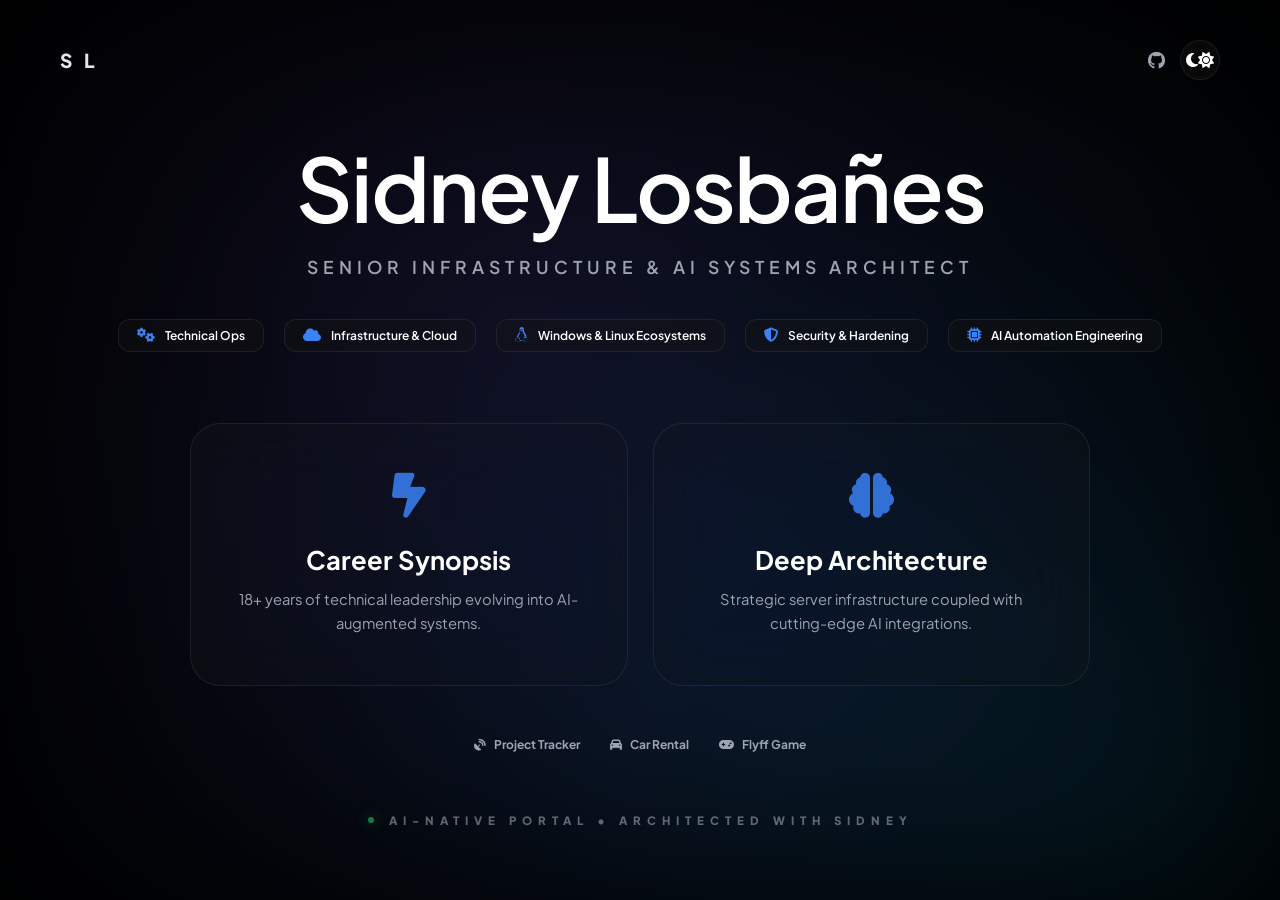
<file: index.html>
<!DOCTYPE html>
<html lang="en">
<head>
    <meta charset="UTF-8">
    <meta name="viewport" content="width=device-width, initial-scale=1.0">
    <title>Sidney Losbañes | Senior Infrastructure & AI Systems Architect</title>
    
    <link rel="preconnect" href="https://fonts.googleapis.com">
    <link rel="preconnect" href="https://fonts.gstatic.com" crossorigin>
    <link href="https://fonts.googleapis.com/css2?family=Plus+Jakarta+Sans:wght@200;400;500;600;700;800&display=swap" rel="stylesheet">
    <link rel="stylesheet" href="https://cdnjs.cloudflare.com/ajax/libs/font-awesome/6.5.0/css/all.min.css">

    <style>
        :root {
            --primary: #ffffff;
            --secondary: #9da3af;
            --bg: #000;
            --accent: #3b82f6;
            --card-glass: rgba(20, 20, 20, 0.4);
            --border: rgba(255, 255, 255, 0.08);
            --transition: cubic-bezier(0.16, 1, 0.3, 1);
        }

        body.light-mode {
            --primary: #09090b;
            --secondary: #6b7280;
            --bg: #f8fafc;
            --card-glass: rgba(255, 255, 255, 0.4);
            --border: rgba(0, 0, 0, 0.08);
        }

        * {
            margin: 0;
            padding: 0;
            box-sizing: border-box;
        }

        body {
            font-family: 'Plus Jakarta Sans', sans-serif;
            background-color: var(--bg);
            color: var(--primary);
            overflow: hidden;
            height: 100dvh;
            display: flex;
            flex-direction: column;
            transition: background-color 1.2s var(--transition);
        }

        /* AI-Native Neural Background */
        #gradient-canvas {
            position: fixed;
            top: 0;
            left: 0;
            width: 100%;
            height: 100%;
            z-index: 0;
            opacity: 0.6;
            pointer-events: none;
            filter: blur(100px);
        }

        /* Minimal Portal Navigation */
        nav {
            position: fixed;
            top: 0;
            width: 100%;
            padding: 40px 60px;
            display: flex;
            justify-content: space-between;
            align-items: center;
            z-index: 100;
        }

        .logo {
            font-weight: 800;
            font-size: 1.2rem;
            letter-spacing: 12px;
            cursor: pointer;
            transition: var(--transition);
            opacity: 0.9;
        }

        .theme-btn {
            cursor: pointer;
            width: 40px;
            height: 40px;
            display: flex;
            align-items: center;
            justify-content: center;
            border-radius: 50%;
            background: var(--card-glass);
            border: 1px solid var(--border);
            backdrop-filter: blur(15px);
            transition: all 0.4s;
        }
        .theme-btn:hover { background: var(--primary); color: var(--bg); }

        /* The Hub */
        .hub {
            flex: 1;
            display: flex;
            flex-direction: column;
            align-items: center;
            justify-content: space-between;
            padding: 16vh 20px 8vh;
            text-align: center;
            z-index: 10;
        }

        .hero h1 {
            font-size: clamp(3.2rem, 10vw, 5.5rem);
            font-weight: 600;
            line-height: 1;
            letter-spacing: -2px;
            margin-bottom: 24px;
            opacity: 0;
            transform: translateY(30px);
            animation: revealUp 1.4s var(--transition) forwards 0.2s;
        }

        .title-group {
            display: flex;
            flex-direction: column;
            align-items: center;
            gap: 10px;
            margin-bottom: 30px;
            opacity: 0;
            transform: translateY(20px);
            animation: revealUp 1.4s var(--transition) forwards 0.4s;
        }

        .role-title {
            font-size: clamp(0.9rem, 2vw, 1.1rem);
            color: var(--secondary);
            font-weight: 600;
            letter-spacing: 5px;
            text-transform: uppercase;
        }

        .ai-badge {
            font-size: 0.65rem;
            font-weight: 800;
            letter-spacing: 3px;
            color: var(--accent);
            text-transform: uppercase;
            border: 1px solid var(--accent);
            padding: 2px 10px;
            border-radius: 4px;
        }

        /* Pillars (Detailed Expertise) */
        .expert-pillars {
            display: flex;
            gap: 20px;
            margin-bottom: 60px;
            opacity: 0;
            animation: revealUp 1.4s var(--transition) forwards 0.6s;
            flex-wrap: wrap;
            justify-content: center;
        }

        .pillar {
            padding: 8px 18px;
            border-radius: 12px;
            border: 1px solid var(--border);
            background: var(--card-glass);
            font-size: 0.75rem;
            font-weight: 600;
            color: var(--primary);
            backdrop-filter: blur(10px);
            display: flex;
            align-items: center;
            gap: 10px;
            transition: all 0.3s;
        }
        .pillar:hover { border-color: var(--accent); transform: translateY(-3px); }
        .pillar i { color: var(--accent); font-size: 0.9rem; }

        /* The Interaction Hub */
        .link-grid {
            display: flex;
            flex-direction: column;
            gap: 25px;
            width: 100%;
            max-width: 900px;
            opacity: 0;
            animation: revealUp 1.6s var(--transition) forwards 0.8s;
        }

        @media (min-width: 768px) {
            .link-grid { flex-direction: row; }
        }

        @media (max-width: 768px) {
            nav { padding: 25px 20px; }
            .hub { padding: 14vh 15px 5vh; }
        }

        .action-link {
            flex: 1;
            position: relative;
            background: var(--card-glass);
            border: 1px solid var(--border);
            padding: 50px 40px;
            border-radius: 30px;
            text-decoration: none;
            color: var(--primary);
            overflow: hidden;
            transition: all 0.6s var(--transition);
            backdrop-filter: blur(30px) saturate(180%);
            display: flex;
            flex-direction: column;
            align-items: center;
        }

        .action-link:hover {
            transform: translateY(-8px) scale(1.01);
            border-color: rgba(59, 130, 246, 0.4);
            background: rgba(59, 130, 246, 0.04);
            box-shadow: 0 40px 100px -20px rgba(0, 0, 0, 0.6);
        }

        .glow-overlay {
            position: absolute;
            inset: 0;
            background: radial-gradient(450px circle at var(--x) var(--y), rgba(59, 130, 246, 0.12), transparent 45%);
            opacity: 0;
            transition: opacity 0.5s;
            z-index: -1;
        }
        .action-link:hover .glow-overlay { opacity: 1; }

        .action-link i {
            font-size: 2.8rem;
            margin-bottom: 25px;
            color: var(--accent);
            opacity: 0.85;
            transition: all 0.6s var(--transition);
        }
        .action-link:hover i { transform: scale(1.15) rotate(-5deg); filter: drop-shadow(0 0 12px var(--accent)); }

        .action-link h3 { font-size: 1.6rem; font-weight: 700; margin-bottom: 12px; }
        .action-link span { font-size: 0.92rem; color: var(--secondary); line-height: 1.6; }

        @keyframes revealUp {
            to { opacity: 1; transform: translateY(0); }
        }

        .sys-status {
            font-size: 0.72rem;
            font-weight: 800;
            letter-spacing: 6px;
            text-transform: uppercase;
            color: var(--secondary);
            margin-top: 50px;
            display: flex;
            align-items: center;
            gap: 15px;
            opacity: 0.6;
        }
        .status-dot { width: 6px; height: 6px; border-radius: 50%; background: #22c55e; box-shadow: 0 0 15px #22c55e; }

        .ai-history {
            position: absolute;
            bottom: 40px;
            right: 60px;
            font-size: 0.65rem;
            font-weight: 700;
            letter-spacing: 2px;
            color: var(--secondary);
            text-transform: uppercase;
            opacity: 0.4;
        }
    </style>
</head>
<body id="body">
    <canvas id="gradient-canvas"></canvas>

    <nav>
        <div class="logo">SL</div>
        <div style="display: flex; gap: 15px; align-items: center;">
            <a href="https://github.com/sclosbanes" target="_blank" style="color: var(--secondary); text-decoration: none; font-size: 1.1rem; transition: 0.3s;" onmouseover="this.style.color='var(--primary)'" onmouseout="this.style.color='var(--secondary)'">
                <i class="fa-brands fa-github"></i>
            </a>
            <div class="theme-btn" id="theme-btn">
                <i class="fa-solid fa-moon moon-icon"></i>
                <i class="fa-solid fa-sun sun-icon"></i>
            </div>
        </div>
    </nav>

    <main class="hub">
        <div class="hero">
            <h1>Sidney Losbañes</h1>
            <div class="title-group">
                <div class="role-title">Senior Infrastructure & AI Systems Architect</div>
            </div>
        </div>

        <div class="expert-pillars">
            <div class="pillar"><i class="fa-solid fa-gears"></i> Technical Ops</div>
            <div class="pillar"><i class="fa-solid fa-cloud"></i> Infrastructure & Cloud</div>
            <div class="pillar"><i class="fa-brands fa-linux"></i> Windows & Linux Ecosystems</div>
            <div class="pillar"><i class="fa-solid fa-shield-halved"></i> Security & Hardening</div>
            <div class="pillar"><i class="fa-solid fa-microchip"></i> AI Automation Engineering</div>
        </div>

        <div class="link-grid">
            <a href="resume.html" class="action-link">
                <div class="glow-overlay"></div>
                <i class="fa-solid fa-bolt-lightning"></i>
                <h3>Career Synopsis</h3>
                <span>18+ years of technical leadership evolving into AI-augmented systems.</span>
            </a>

            <a href="portfolio.html" class="action-link">
                <div class="glow-overlay"></div>
                <i class="fa-solid fa-brain"></i>
                <h3>Deep Architecture</h3>
                <span>Strategic server infrastructure coupled with cutting-edge AI integrations.</span>
            </a>
        </div>

        <div style="margin-top: 40px; display: flex; gap: 30px; opacity: 0; animation: revealUp 1s var(--transition) forwards 1s;">
            <a href="https://fish.archsystems.online" target="_blank" style="color: var(--secondary); text-decoration: none; font-size: 0.75rem; font-weight: 700; display: flex; align-items: center; gap: 8px; transition: 0.3s;" onmouseover="this.style.color='var(--accent)'" onmouseout="this.style.color='var(--secondary)'">
                <i class="fa-solid fa-satellite-dish"></i> Project Tracker
            </a>
            <a href="https://bnr.archsystems.online" target="_blank" style="color: var(--secondary); text-decoration: none; font-size: 0.75rem; font-weight: 700; display: flex; align-items: center; gap: 8px; transition: 0.3s;" onmouseover="this.style.color='var(--accent)'" onmouseout="this.style.color='var(--secondary)'">
                <i class="fa-solid fa-car"></i> Car Rental
            </a>
            <a href="https://lemon.archsystems.online" target="_blank" style="color: var(--secondary); text-decoration: none; font-size: 0.75rem; font-weight: 700; display: flex; align-items: center; gap: 8px; transition: 0.3s;" onmouseover="this.style.color='var(--accent)'" onmouseout="this.style.color='var(--secondary)'">
                <i class="fa-solid fa-gamepad"></i> Flyff Game
            </a>
        </div>

        <div class="sys-status">
            <div class="status-dot"></div>
            AI-Native Portal • Architected with Sidney
        </div>


    </main>

    <script>
        // Interactive Glow Interaction
        document.querySelectorAll('.action-link').forEach(link => {
            link.addEventListener('mousemove', e => {
                const rect = link.getBoundingClientRect();
                link.style.setProperty('--x', `${e.clientX - rect.left}px`);
                link.style.setProperty('--y', `${e.clientY - rect.top}px`);
            });
        });

        // Theme Toggle
        const themeBtn = document.getElementById('theme-btn');
        const body = document.getElementById('body');
        if(localStorage.getItem('theme') === 'light-mode') body.classList.add('light-mode');
        themeBtn.addEventListener('click', () => {
            body.classList.toggle('light-mode');
            localStorage.setItem('theme', body.classList.contains('light-mode') ? 'light-mode' : '');
        });

        // Tesla Liquid Background Animation
        const canvas = document.getElementById('gradient-canvas');
        const ctx = canvas.getContext('2d');
        let time = 0;

        function animate() {
            const w = canvas.width = window.innerWidth;
            const h = canvas.height = window.innerHeight;
            ctx.clearRect(0, 0, w, h);

            const colors = body.classList.contains('light-mode') 
                ? ['rgba(59, 130, 246, 0.1)', 'rgba(139, 92, 246, 0.08)', 'rgba(6, 182, 212, 0.08)'] 
                : ['rgba(59, 130, 246, 0.28)', 'rgba(139, 92, 246, 0.18)', 'rgba(6, 182, 212, 0.18)'];

            const blobs = [
                { x: w * (0.5 + Math.sin(time * 0.0006) * 0.3), y: h * (0.5 + Math.cos(time * 0.0007) * 0.2), r: w * 0.8, c: colors[0] },
                { x: w * (0.2 + Math.cos(time * 0.0008) * 0.2), y: h * (0.3 + Math.sin(time * 0.0009) * 0.2), r: w * 0.7, c: colors[1] },
                { x: w * (0.8 + Math.sin(time * 0.001) * 0.2),  y: h * (0.7 + Math.cos(time * 0.0011) * 0.3), r: w * 0.8, c: colors[2] }
            ];

            blobs.forEach(b => {
                const g = ctx.createRadialGradient(b.x, b.y, 0, b.x, b.y, b.r);
                g.addColorStop(0, b.c);
                g.addColorStop(1, 'transparent');
                ctx.fillStyle = g;
                ctx.fillRect(0, 0, w, h);
            });

            time += 16;
            requestAnimationFrame(animate);
        }
        animate();
    </script>
</body>
</html>
</file>
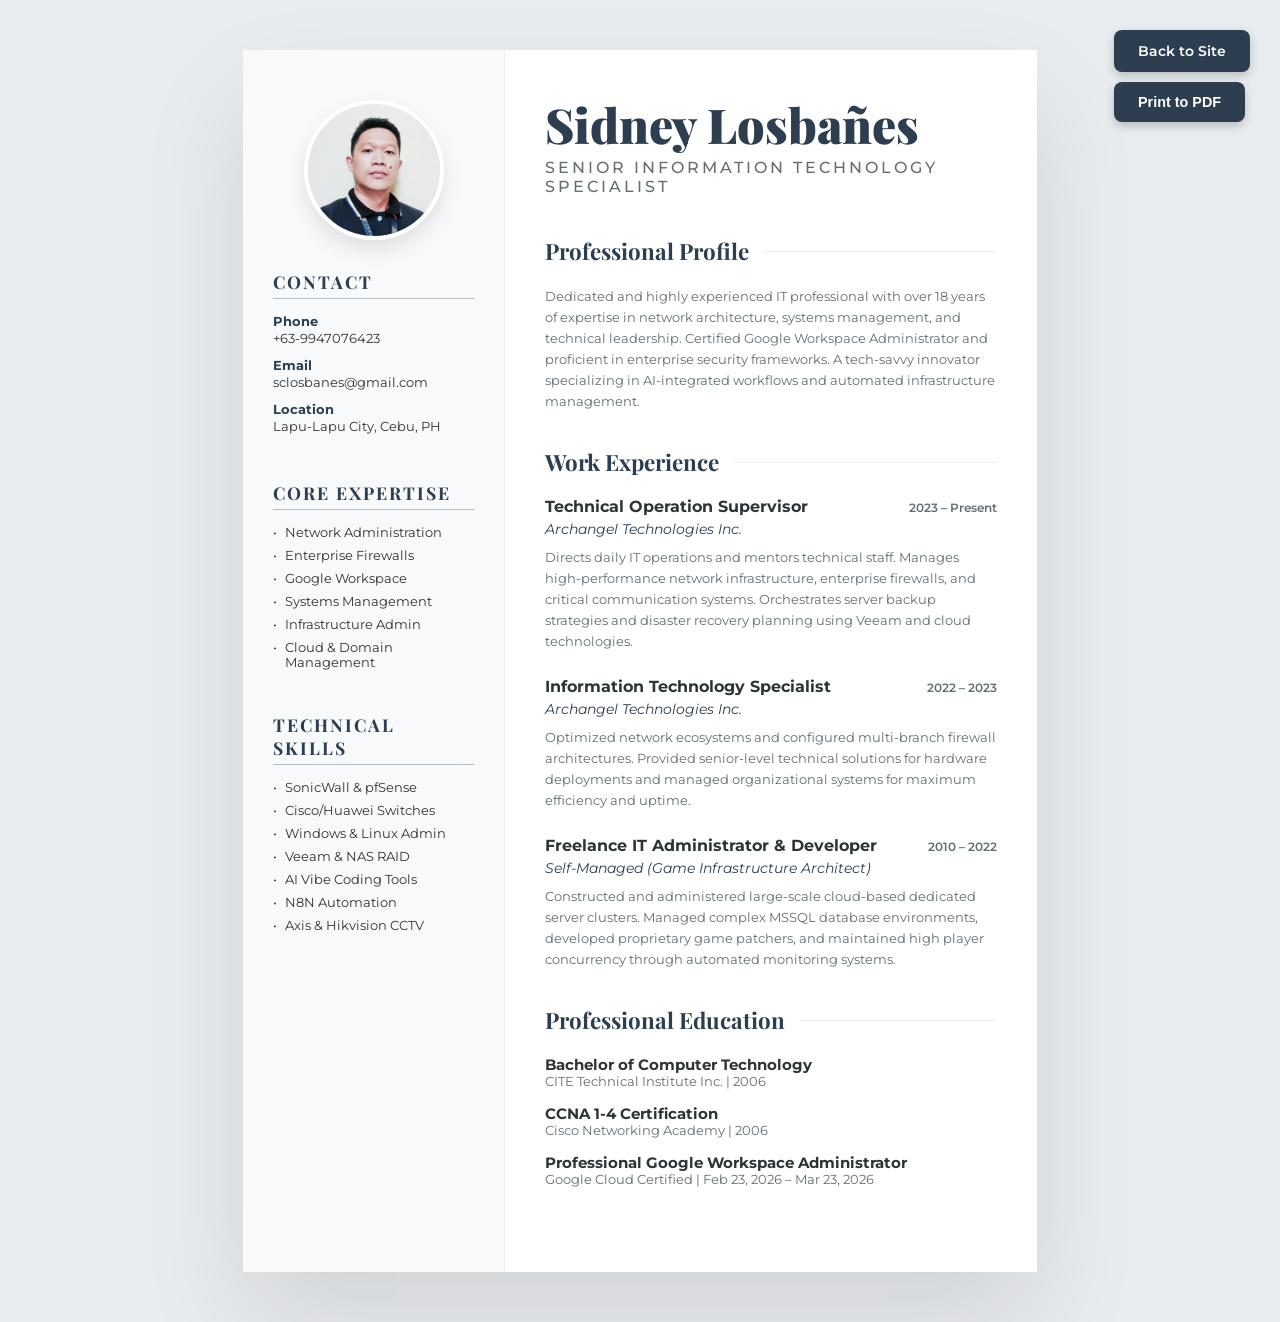
<file: executive-resume.html>
<!DOCTYPE html>
<html lang="en">
<head>
    <meta charset="UTF-8">
    <meta name="viewport" content="width=device-width, initial-scale=1.0">
    <title>Sidney Losbañes | Executive Resume</title>
    <link href="https://fonts.googleapis.com/css2?family=Playfair+Display:ital,wght@0,700;0,900;1,700&family=Montserrat:wght@300;400;500;600;700&display=swap" rel="stylesheet">
    <style>
        :root {
            --accent: #2c3e50;
            --sidebar-bg: #f8f9fa;
            --text-main: #2d3436;
            --text-muted: #636e72;
            --gold: #b2bec3;
            --spacing: 30px;
        }

        * {
            margin: 0;
            padding: 0;
            box-sizing: border-box;
        }

        body {
            font-family: 'Montserrat', sans-serif;
            background: #e9ecef;
            display: flex;
            justify-content: center;
            padding: 50px 0;
            color: var(--text-main);
        }

        .resume-paper {
            width: 210mm;
            min-height: 297mm;
            background: white;
            box-shadow: 0 50px 100px rgba(0,0,0,0.1);
            display: flex;
            position: relative;
            overflow: hidden;
        }

        /* Sidebar */
        .sidebar {
            width: 33%;
            background: var(--sidebar-bg);
            padding: 50px 30px;
            display: flex;
            flex-direction: column;
            border-right: 1px solid #eee;
        }

        .profile-img-container {
            width: 140px;
            height: 140px;
            margin: 0 auto 30px;
            border-radius: 50%;
            overflow: hidden;
            border: 4px solid white;
            box-shadow: 0 10px 20px rgba(0,0,0,0.1);
        }

        .profile-img-container img {
            width: 100%;
            height: 100%;
            object-fit: cover;
        }

        .sidebar-section {
            margin-bottom: 35px;
        }

        .sidebar-title {
            font-family: 'Playfair Display', serif;
            font-size: 1.1rem;
            text-transform: uppercase;
            letter-spacing: 2px;
            color: var(--accent);
            margin-bottom: 15px;
            border-bottom: 1px solid var(--gold);
            padding-bottom: 5px;
        }

        .contact-item {
            font-size: 0.8rem;
            margin-bottom: 12px;
            display: flex;
            flex-direction: column;
        }

        .contact-item strong {
            font-weight: 700;
            color: var(--accent);
            margin-bottom: 2px;
        }

        .skill-list {
            list-style: none;
        }

        .skill-item {
            font-size: 0.8rem;
            margin-bottom: 8px;
            padding-left: 12px;
            position: relative;
        }

        .skill-item::before {
            content: '•';
            position: absolute;
            left: 0;
            color: var(--accent);
        }

        /* Main Content */
        .main-content {
            width: 67%;
            padding: 50px 40px;
        }

        header {
            margin-bottom: 40px;
        }

        header h1 {
            font-family: 'Playfair Display', serif;
            font-size: 3rem;
            font-weight: 900;
            line-height: 1;
            margin-bottom: 10px;
            color: var(--accent);
        }

        header p {
            font-size: 1rem;
            font-weight: 500;
            letter-spacing: 3px;
            text-transform: uppercase;
            color: var(--text-muted);
        }

        .section {
            margin-bottom: 35px;
        }

        .section-title {
            font-family: 'Playfair Display', serif;
            font-size: 1.4rem;
            color: var(--accent);
            margin-bottom: 20px;
            display: flex;
            align-items: center;
            gap: 15px;
        }

        .section-title::after {
            content: '';
            flex: 1;
            height: 1px;
            background: #eee;
        }

        .exp-item {
            margin-bottom: 25px;
        }

        .exp-header {
            display: flex;
            justify-content: space-between;
            align-items: baseline;
            margin-bottom: 5px;
        }

        .exp-header h3 {
            font-size: 1rem;
            font-weight: 700;
        }

        .exp-date {
            font-size: 0.75rem;
            font-weight: 600;
            color: var(--text-muted);
        }

        .exp-company {
            font-size: 0.85rem;
            font-style: italic;
            color: var(--accent);
            margin-bottom: 10px;
        }

        .exp-desc {
            font-size: 0.82rem;
            color: var(--text-muted);
            line-height: 1.6;
        }

        .edu-item {
            margin-bottom: 15px;
        }

        .edu-item h3 { font-size: 0.95rem; font-weight: 700; }
        .edu-item p { font-size: 0.8rem; color: var(--text-muted); }

        @media print {
            body { padding: 0; background: white; }
            .resume-paper { box-shadow: none; border: none; width: 100%; min-height: 100%; }
            .no-print { display: none !important; }
        }

        @media (max-width: 900px) {
            body { padding: 20px 10px; }
            .resume-paper { flex-direction: column; width: 100%; }
            .sidebar { width: 100%; padding: 40px 30px; border-right: none; border-bottom: 3px solid #eee; }
            .main-content { width: 100%; padding: 40px 30px; }
            header h1 { font-size: 2.5rem; }
            .exp-header { flex-direction: column; align-items: flex-start; gap: 5px; }
        }

        /* Float Buttons */
        .controls {
            position: fixed;
            top: 30px;
            right: 30px;
            z-index: 100;
        }

        .controls a, .controls button {
            display: block;
            margin-bottom: 10px;
            padding: 12px 24px;
            background: var(--accent);
            color: white;
            text-decoration: none;
            border: none;
            border-radius: 8px;
            font-size: 0.9rem;
            font-weight: 600;
            cursor: pointer;
            text-align: center;
            box-shadow: 0 4px 10px rgba(0,0,0,0.2);
        }
    </style>
</head>
<body>
    <div class="controls no-print">
        <a href="index.html">Back to Site</a>
        <button onclick="window.print()">Print to PDF</button>
    </div>

    <div class="resume-paper">
        <!-- Sidebar -->
        <div class="sidebar">
            <div class="profile-img-container">
                <img src="unnamed.jpg" alt="Sidney Losbañes">
            </div>

            <div class="sidebar-section">
                <h2 class="sidebar-title">Contact</h2>
                <div class="contact-item">
                    <strong>Phone</strong>
                    <span>+63-9947076423</span>
                </div>
                <div class="contact-item">
                    <strong>Email</strong>
                    <span>sclosbanes@gmail.com</span>
                </div>
                <div class="contact-item">
                    <strong>Location</strong>
                    <span>Lapu-Lapu City, Cebu, PH</span>
                </div>
            </div>

            <div class="sidebar-section">
                <h2 class="sidebar-title">Core Expertise</h2>
                <ul class="skill-list">
                    <li class="skill-item">Network Administration</li>
                    <li class="skill-item">Enterprise Firewalls</li>
                    <li class="skill-item">Google Workspace</li>
                    <li class="skill-item">Systems Management</li>
                    <li class="skill-item">Infrastructure Admin</li>
                    <li class="skill-item">Cloud & Domain Management</li>
                </ul>
            </div>

            <div class="sidebar-section">
                <h2 class="sidebar-title">Technical Skills</h2>
                <ul class="skill-list">
                    <li class="skill-item">SonicWall & pfSense</li>
                    <li class="skill-item">Cisco/Huawei Switches</li>
                    <li class="skill-item">Windows & Linux Admin</li>
                    <li class="skill-item">Veeam & NAS RAID</li>
                    <li class="skill-item">AI Vibe Coding Tools</li>
                    <li class="skill-item">N8N Automation</li>
                    <li class="skill-item">Axis & Hikvision CCTV</li>
                </ul>
            </div>
        </div>

        <!-- Main Content -->
        <div class="main-content">
            <header>
                <h1>Sidney Losbañes</h1>
                <p>Senior Information Technology Specialist</p>
            </header>

            <div class="section">
                <h2 class="section-title">Professional Profile</h2>
                <p class="exp-desc">Dedicated and highly experienced IT professional with over 18 years of expertise in network architecture, systems management, and technical leadership. Certified Google Workspace Administrator and proficient in enterprise security frameworks. A tech-savvy innovator specializing in AI-integrated workflows and automated infrastructure management.</p>
            </div>

            <div class="section">
                <h2 class="section-title">Work Experience</h2>
                
                <div class="exp-item">
                    <div class="exp-header">
                        <h3>Technical Operation Supervisor</h3>
                        <span class="exp-date">2023 – Present</span>
                    </div>
                    <div class="exp-company">Archangel Technologies Inc.</div>
                    <p class="exp-desc">Directs daily IT operations and mentors technical staff. Manages high-performance network infrastructure, enterprise firewalls, and critical communication systems. Orchestrates server backup strategies and disaster recovery planning using Veeam and cloud technologies.</p>
                </div>

                <div class="exp-item">
                    <div class="exp-header">
                        <h3>Information Technology Specialist</h3>
                        <span class="exp-date">2022 – 2023</span>
                    </div>
                    <div class="exp-company">Archangel Technologies Inc.</div>
                    <p class="exp-desc">Optimized network ecosystems and configured multi-branch firewall architectures. Provided senior-level technical solutions for hardware deployments and managed organizational systems for maximum efficiency and uptime.</p>
                </div>

                <div class="exp-item">
                    <div class="exp-header">
                        <h3>Freelance IT Administrator & Developer</h3>
                        <span class="exp-date">2010 – 2022</span>
                    </div>
                    <div class="exp-company">Self-Managed (Game Infrastructure Architect)</div>
                    <p class="exp-desc">Constructed and administered large-scale cloud-based dedicated server clusters. Managed complex MSSQL database environments, developed proprietary game patchers, and maintained high player concurrency through automated monitoring systems.</p>
                </div>
            </div>

            <div class="section">
                <h2 class="section-title">Professional Education</h2>
                
                <div class="edu-item">
                    <h3>Bachelor of Computer Technology</h3>
                    <p>CITE Technical Institute Inc. | 2006</p>
                </div>

                <div class="edu-item">
                    <h3>CCNA 1-4 Certification</h3>
                    <p>Cisco Networking Academy | 2006</p>
                </div>

                <div class="edu-item">
                    <h3>Professional Google Workspace Administrator</h3>
                    <p>Google Cloud Certified | Feb 23, 2026 – Mar 23, 2026</p>
                </div>
            </div>
        </div>
    </div>
</body>
</html>
</file>
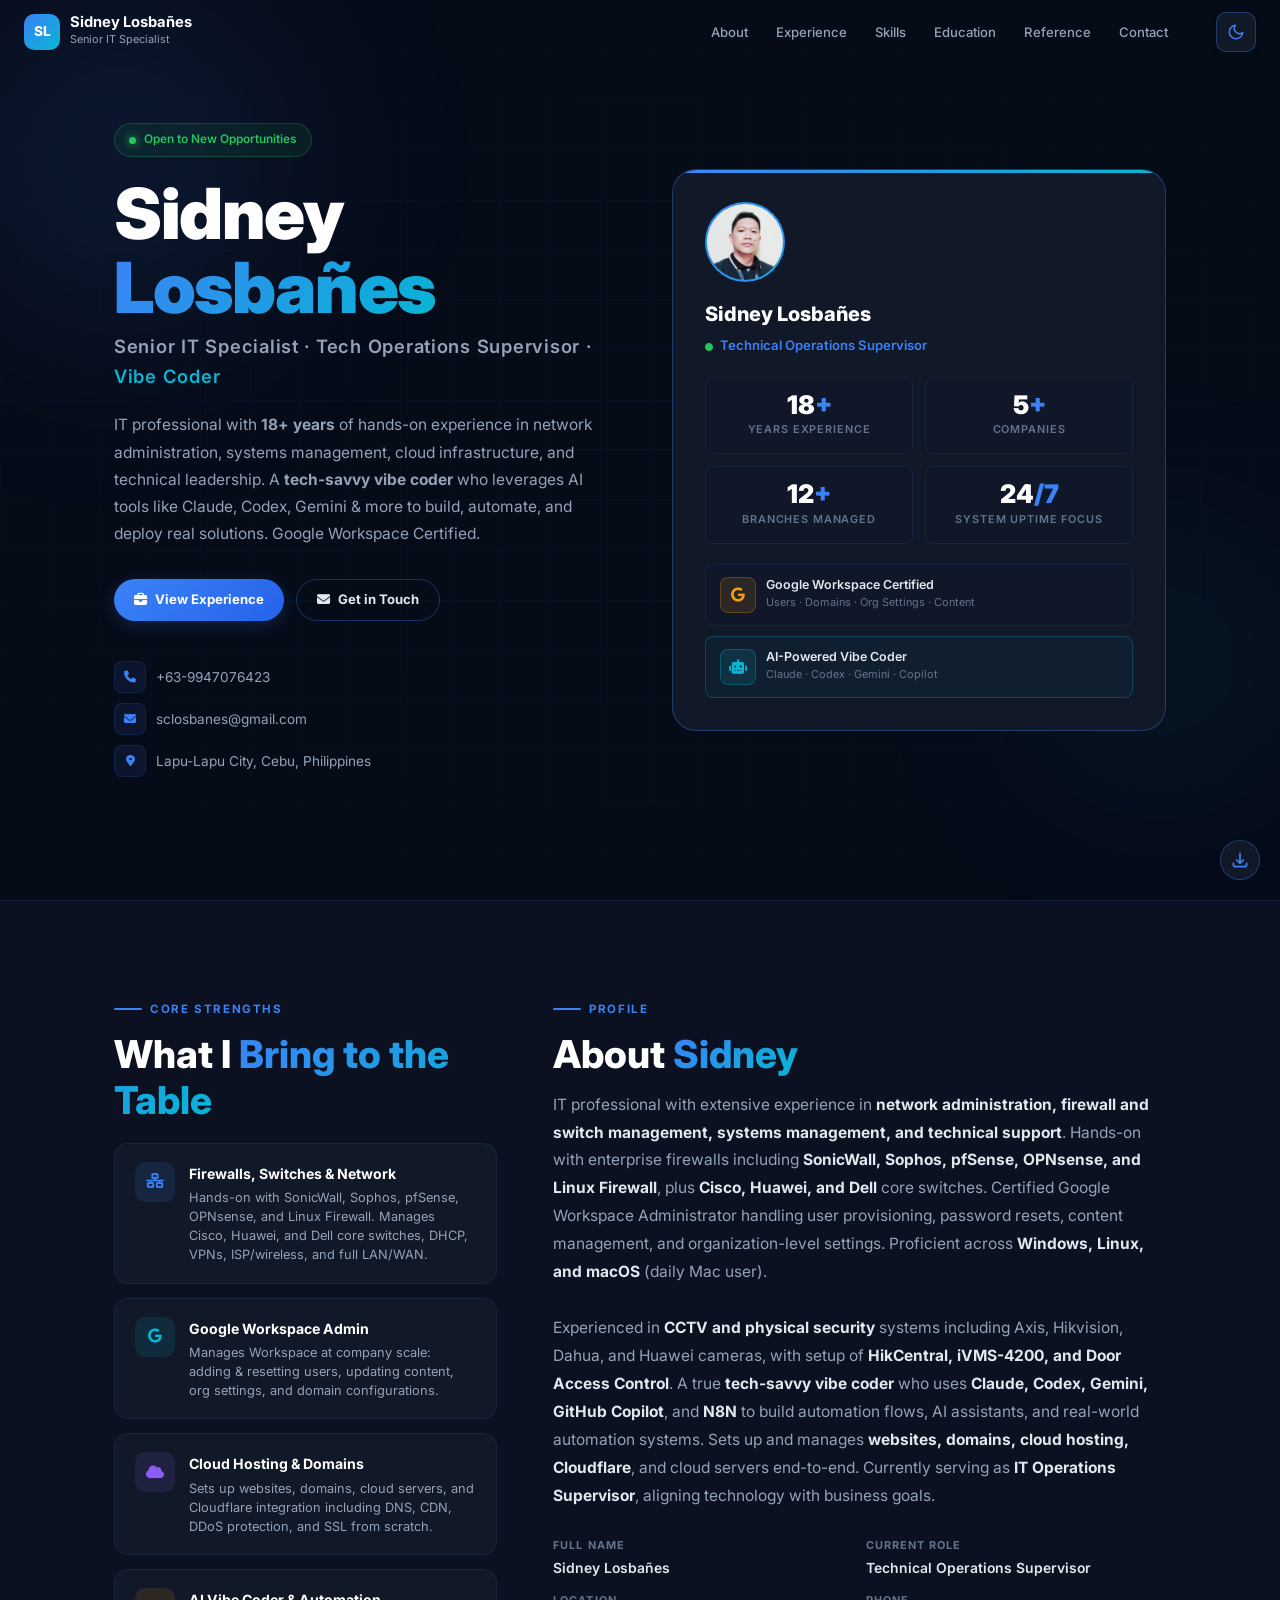
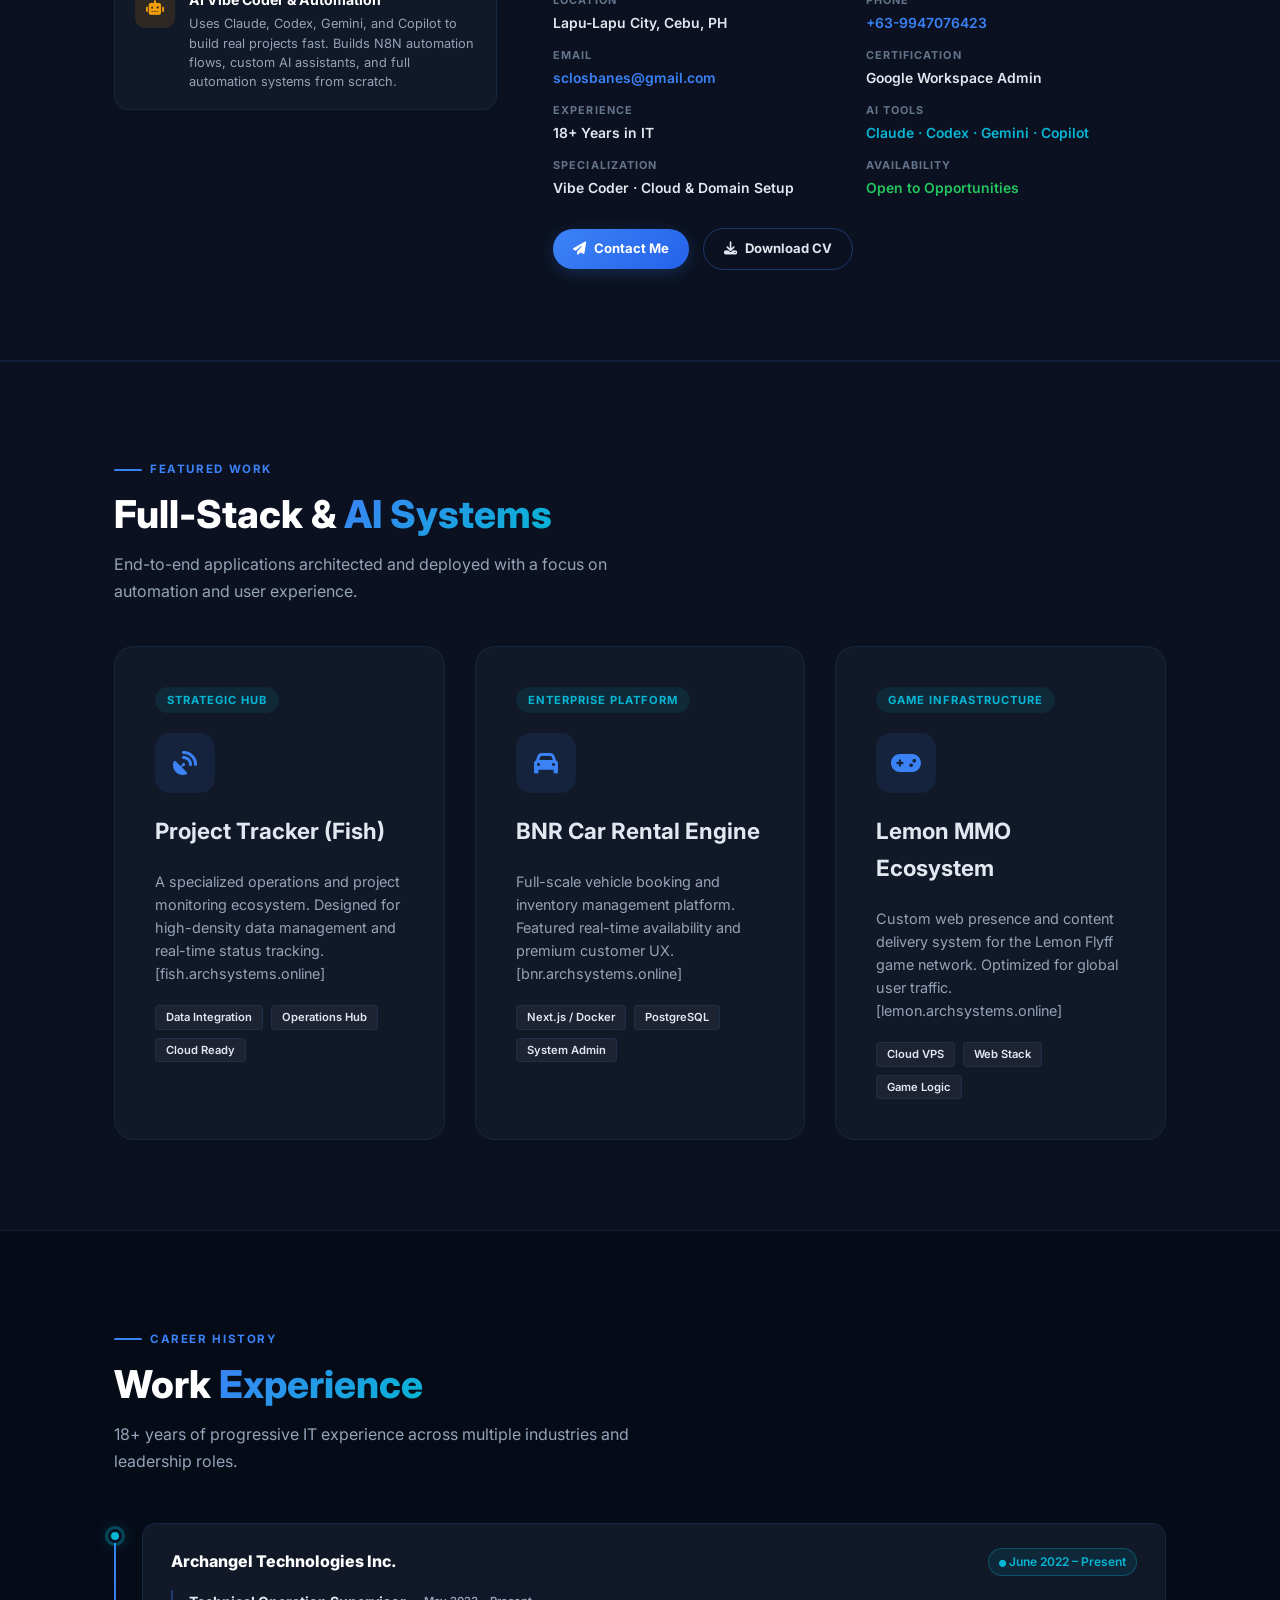
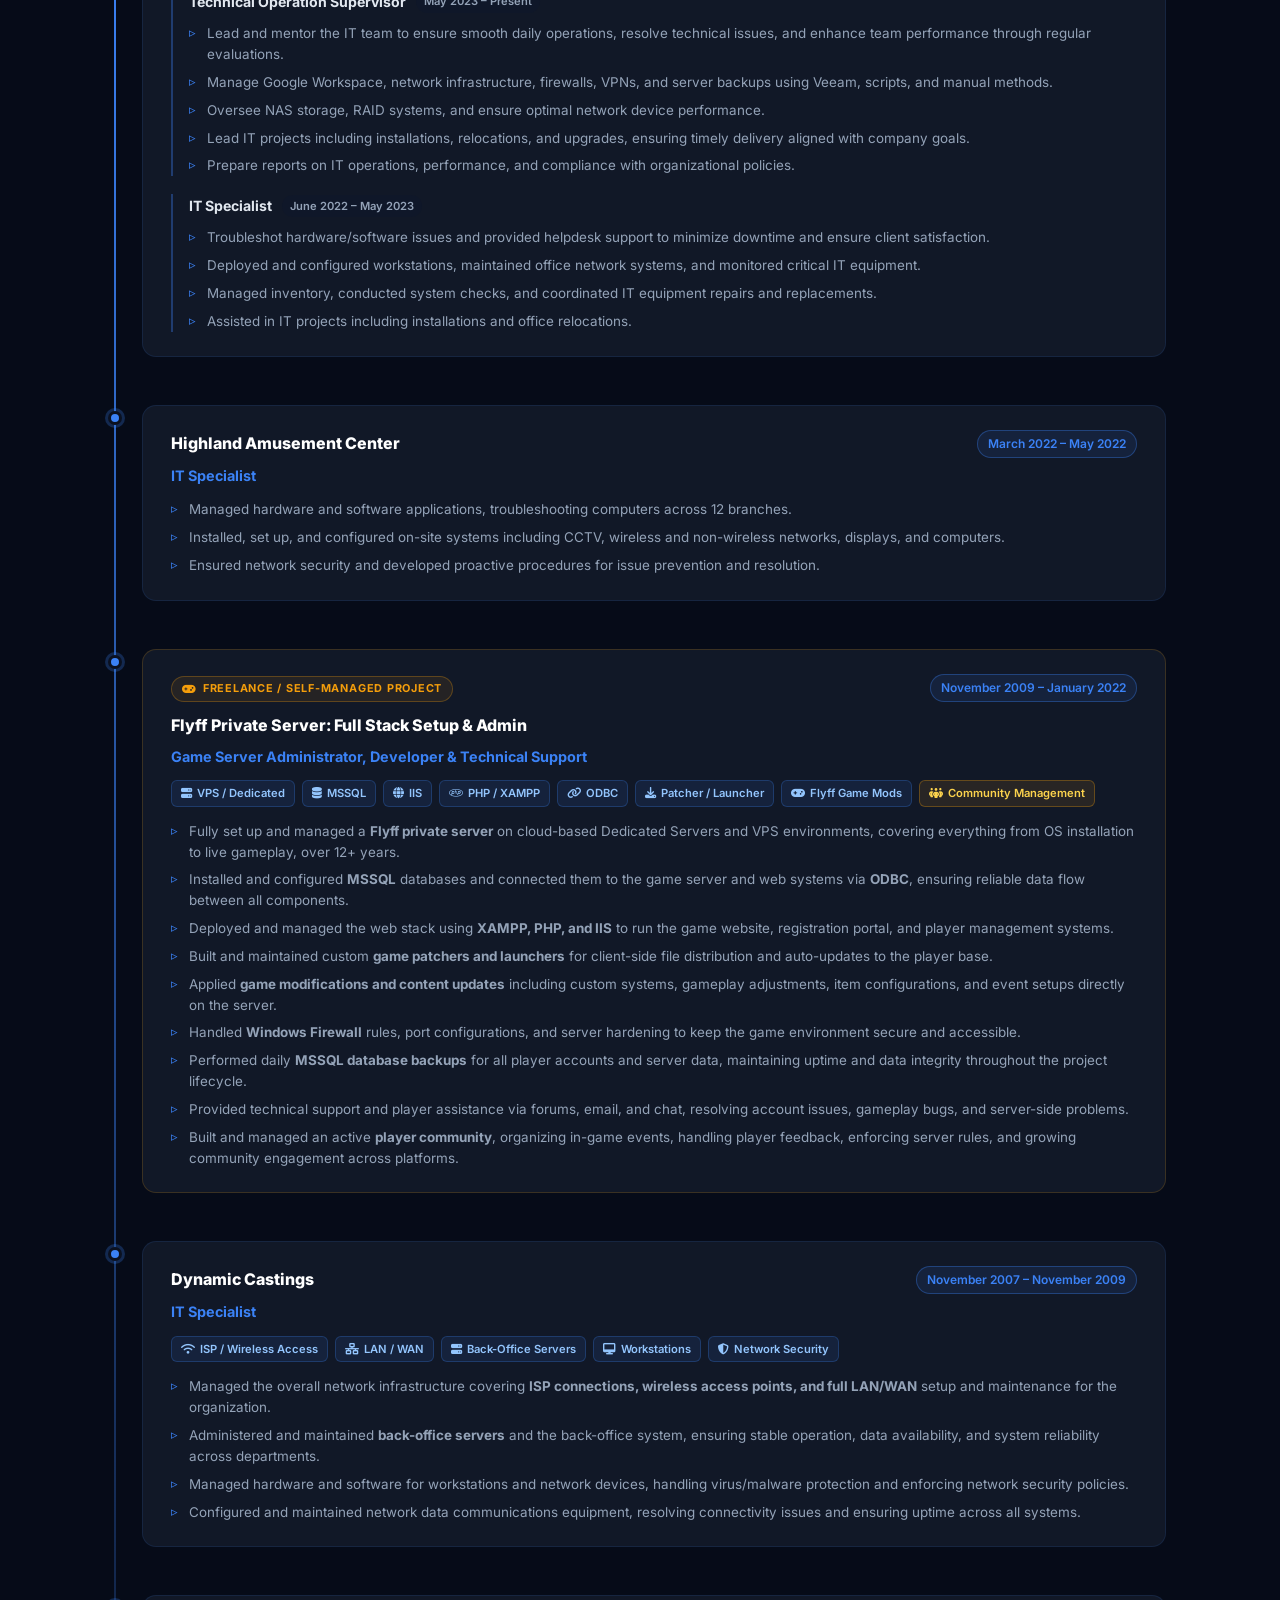
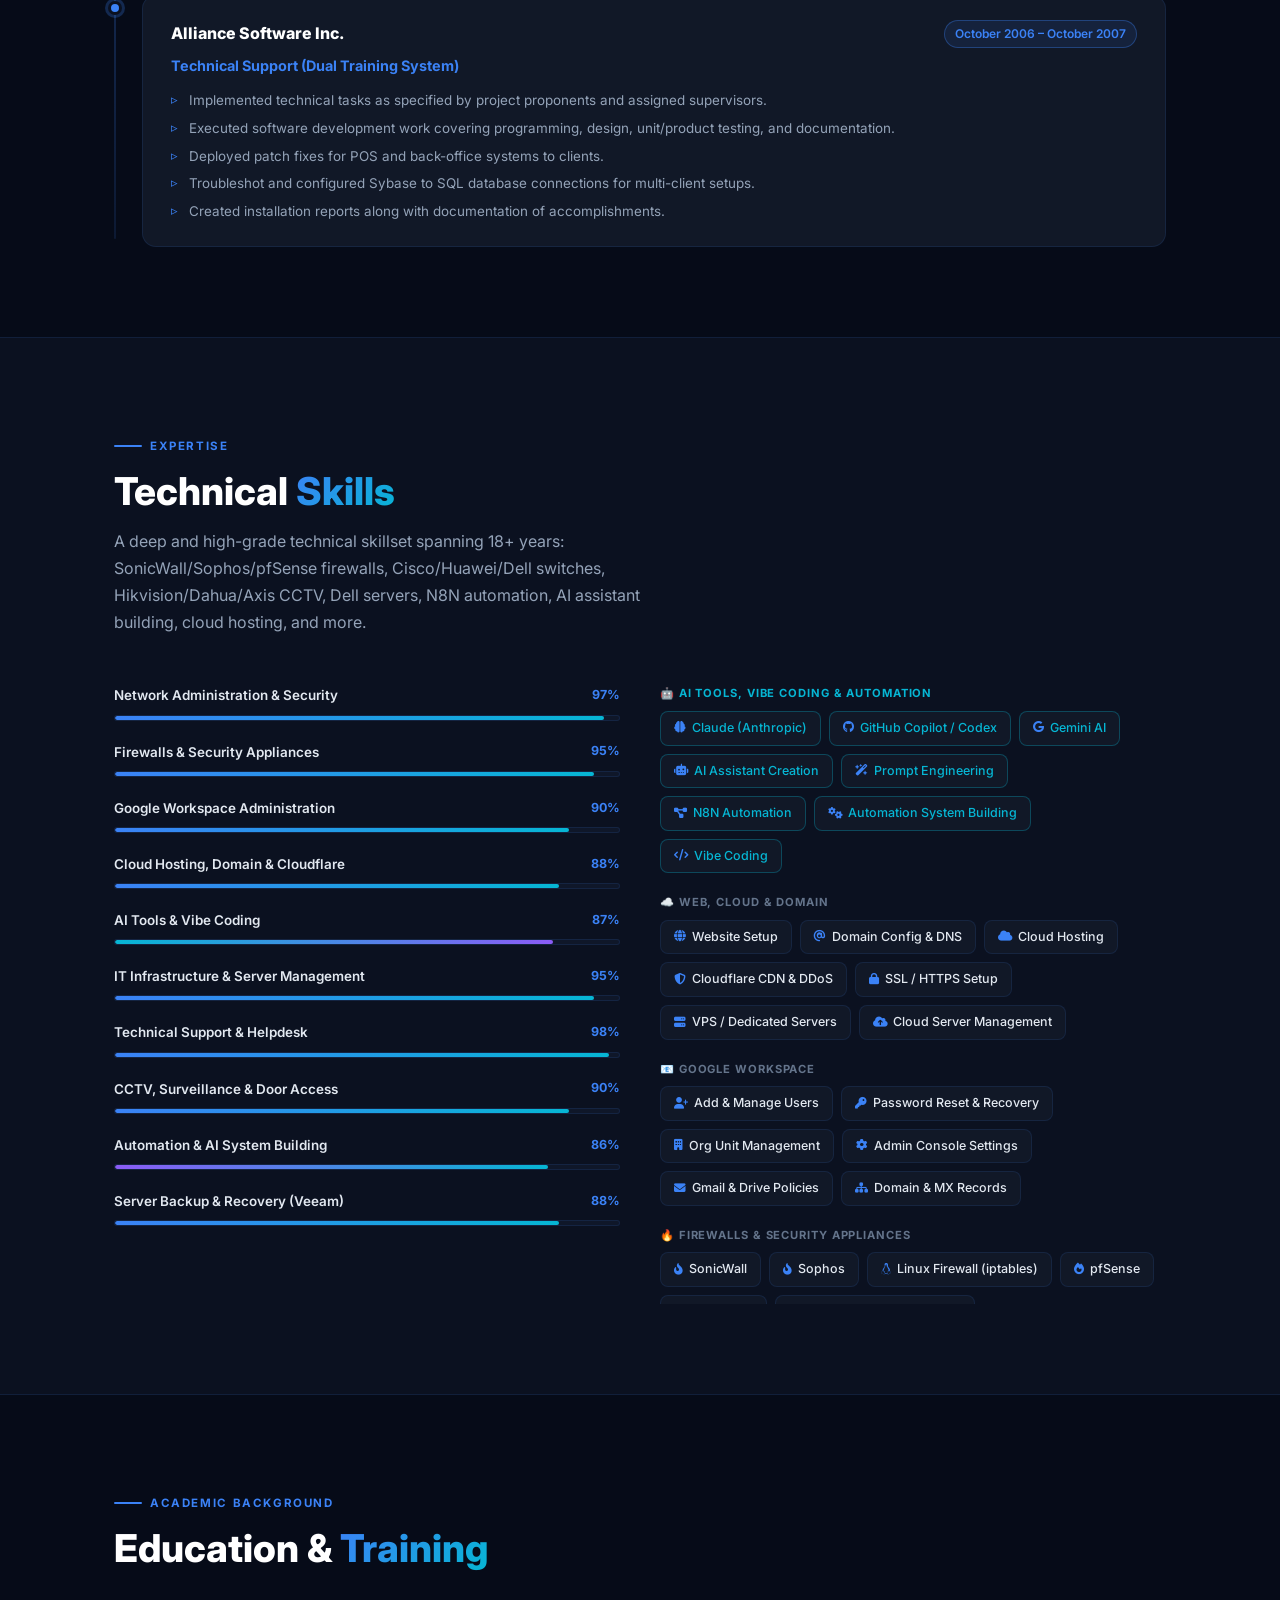
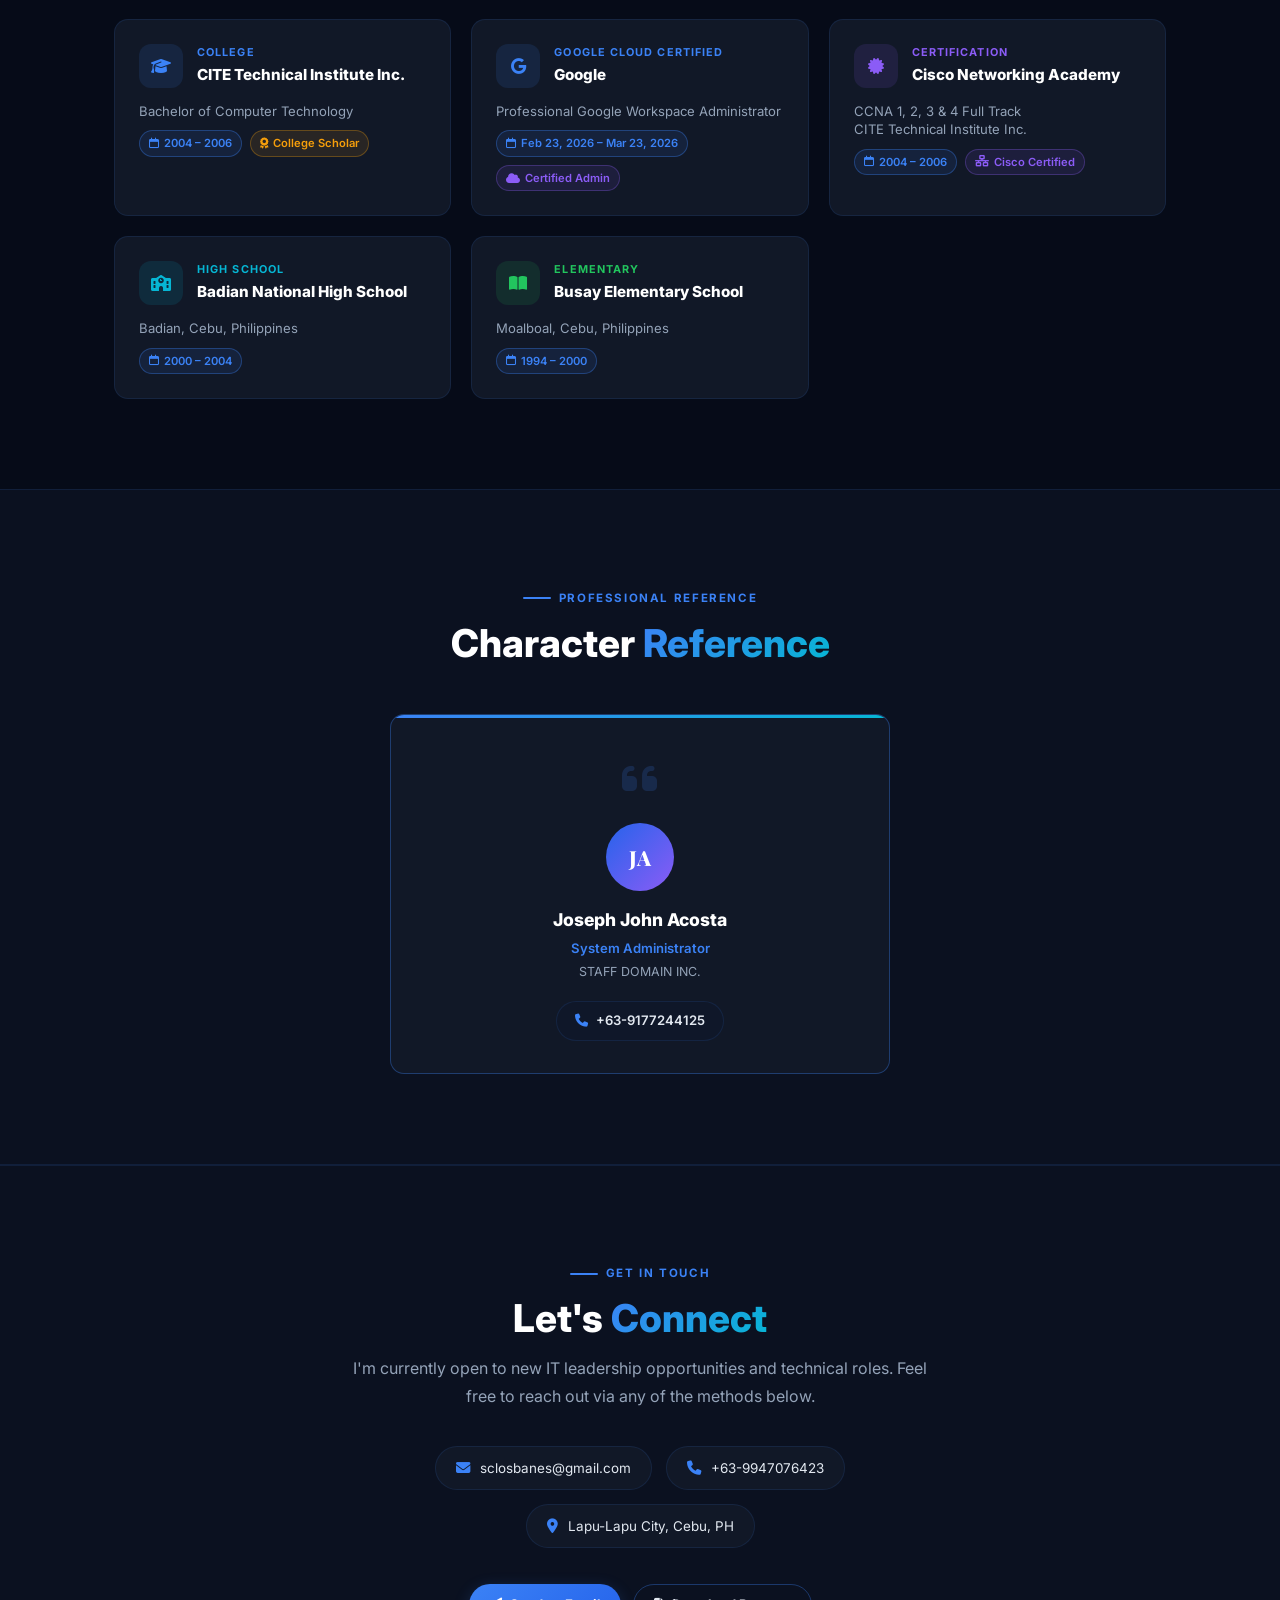
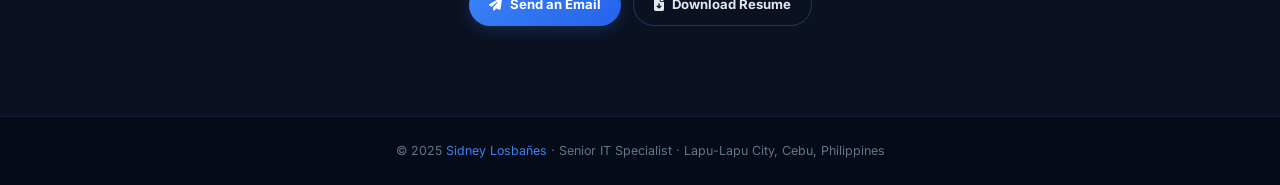
<file: portfolio.html>
<!DOCTYPE html>
<html lang="en">
<head>
  <meta charset="UTF-8" />
  <meta name="viewport" content="width=device-width, initial-scale=1.0" />
  <title>Sidney Losbañes | Portfolio</title>
  <meta name="description" content="Professional portfolio of Sidney Losbañes, Senior IT Specialist and Technical Operations Supervisor." />

  <!-- Google Fonts -->
  <link rel="preconnect" href="https://fonts.googleapis.com" />
  <link rel="preconnect" href="https://fonts.gstatic.com" crossorigin />
  <link href="https://fonts.googleapis.com/css2?family=Inter:wght@300;400;500;600;700;800;900&family=Playfair+Display:wght@700;800&display=swap" rel="stylesheet" />

  <!-- Font Awesome -->
  <link rel="stylesheet" href="https://cdnjs.cloudflare.com/ajax/libs/font-awesome/6.5.0/css/all.min.css" />

  <style>
    /* =============================================
       CSS RESET & VARIABLES
    ============================================= */
    *, *::before, *::after { box-sizing: border-box; margin: 0; padding: 0; }

    :root {
      /* ── Colors (Dark - Default) ── */
      --bg:          #060b18;
      --bg-2:        #0b1120;
      --bg-3:        #0f1729;
      --card:        #111827;
      --card-hover:  #161f35;
      --border:      rgba(59,130,246,0.12);
      --border-hi:   rgba(59,130,246,0.35);

      --blue:        #3b82f6;
      --blue-dim:    #2563eb;
      --blue-glow:   rgba(59,130,246,0.22);
      --cyan:        #06b6d4;
      --cyan-glow:   rgba(6,182,212,0.15);
      --violet:      #8b5cf6;
      --gold:        #f59e0b;
      --success:     #22c55e;
      --danger:      #ef4444;

      --text:        #e2e8f0;
      --muted:       #94a3b8;
      --dim:         #64748b;
      --white:       #ffffff;

      --font-body:   'Inter', sans-serif;
      --font-display:'Playfair Display', serif;
      --radius:      14px;
      --radius-sm:   8px;

      --nav-bg:      rgba(6,11,24,0.92);
    }

    body.light-mode {
      --bg:          #f0f4f9;
      --bg-2:        #ffffff;
      --bg-3:        #e2e8f0;
      --card:        #ffffff;
      --card-hover:  #f8fafc;
      --border:      rgba(59,130,246,0.1);
      --border-hi:   rgba(59,130,246,0.2);
      --text:        #1e293b;
      --muted:       #475569;
      --dim:         #64748b;
      --white:       #0f172a;
      --nav-bg:      rgba(255,255,255,0.92);
    }

    html { scroll-behavior: smooth; }

    body {
      font-family: var(--font-body);
      background: var(--bg);
      color: var(--text);
      line-height: 1.65;
      overflow-x: hidden;
    }

    ::-webkit-scrollbar { width: 5px; }
    ::-webkit-scrollbar-track { background: var(--bg); }
    ::-webkit-scrollbar-thumb { background: var(--blue); border-radius: 4px; }

    /* =============================================
       UTILITY CLASSES
    ============================================= */
    .container {
      max-width: 1100px;
      margin: 0 auto;
      padding: 0 24px;
    }

    .section {
      padding: 90px 0;
    }

    .section-alt {
      background: var(--bg-2);
      border-top:    1px solid var(--border);
      border-bottom: 1px solid var(--border);
    }

    /* Reveal on scroll */
    .reveal {
      opacity: 0;
      transform: translateY(28px);
      transition: opacity 0.65s ease, transform 0.65s ease;
    }
    .reveal.visible  { opacity: 1; transform: translateY(0); }
    .reveal-delay-1 { transition-delay: 0.10s; }
    .reveal-delay-2 { transition-delay: 0.20s; }
    .reveal-delay-3 { transition-delay: 0.30s; }
    .reveal-delay-4 { transition-delay: 0.40s; }

    /* Section label above heading */
    .label {
      display: inline-flex;
      align-items: center;
      gap: 8px;
      font-size: 0.72rem;
      font-weight: 700;
      letter-spacing: 0.14em;
      text-transform: uppercase;
      color: var(--blue);
      margin-bottom: 12px;
    }
    .label::before {
      content: '';
      display: inline-block;
      width: 28px; height: 2px;
      background: var(--blue);
      border-radius: 2px;
    }

    /* Large section title */
    .section-title {
      font-size: clamp(1.8rem, 3.5vw, 2.4rem);
      font-weight: 800;
      color: var(--white);
      line-height: 1.2;
      margin-bottom: 14px;
    }
    .section-title span {
      background: linear-gradient(135deg, var(--blue), var(--cyan));
      -webkit-background-clip: text;
      -webkit-text-fill-color: transparent;
      background-clip: text;
    }

    .section-sub {
      font-size: 1rem;
      color: var(--muted);
      max-width: 580px;
      line-height: 1.7;
    }

    /* =============================================
       NAVBAR
    ============================================= */
    .navbar {
      position: fixed;
      top: 0; left: 0; right: 0;
      z-index: 1000;
      padding: 0 24px;
      height: 64px;
      display: flex;
      align-items: center;
      justify-content: space-between;
      gap: 16px;
      transition: background 0.3s, box-shadow 0.3s, border-color 0.3s;
      border-bottom: 1px solid transparent;
    }

    .navbar.scrolled {
      background: var(--nav-bg);
      backdrop-filter: blur(16px);
      border-bottom-color: var(--border);
      box-shadow: 0 4px 24px rgba(0,0,0,0.1);
    }

    .nav-logo {
      display: flex;
      align-items: center;
      gap: 10px;
      text-decoration: none;
    }

    .nav-logo-avatar {
      width: 36px; height: 36px;
      border-radius: 10px;
      background: linear-gradient(135deg, var(--blue), var(--cyan));
      display: flex;
      align-items: center;
      justify-content: center;
      font-size: 0.85rem;
      font-weight: 800;
      color: var(--white);
      flex-shrink: 0;
    }

    .nav-logo-name {
      font-size: 0.92rem;
      font-weight: 700;
      color: var(--white);
      line-height: 1.1;
    }

    .nav-logo-role {
      font-size: 0.68rem;
      color: var(--muted);
      font-weight: 400;
    }

    .nav-links {
      display: flex;
      align-items: center;
      gap: 4px;
      list-style: none;
      margin-left: auto;
    }

    .nav-links a {
      font-size: 0.82rem;
      font-weight: 500;
      color: var(--muted);
      text-decoration: none;
      padding: 6px 12px;
      border-radius: var(--radius-sm);
      transition: color 0.2s, background 0.2s;
    }

    .nav-links a:hover {
      color: var(--white);
      background: rgba(59,130,246,0.1);
    }

    .nav-cta {
      display: flex;
      align-items: center;
      gap: 12px;
    }

    .btn {
      display: inline-flex;
      align-items: center;
      gap: 8px;
      padding: 9px 20px;
      border-radius: 50px;
      font-size: 0.82rem;
      font-weight: 700;
      text-decoration: none;
      cursor: pointer;
      border: none;
      transition: all 0.25s;
    }

    .btn-primary {
      background: linear-gradient(135deg, var(--blue), var(--blue-dim));
      color: var(--white);
      box-shadow: 0 4px 16px var(--blue-glow);
    }
    .btn-primary:hover {
      transform: translateY(-2px);
      box-shadow: 0 8px 28px rgba(59,130,246,0.38);
    }

    .btn-outline {
      background: transparent;
      color: var(--text);
      border: 1.5px solid var(--border-hi);
    }
    .btn-outline:hover {
      background: rgba(59,130,246,0.08);
      color: var(--white);
      border-color: var(--blue);
    }

    .btn-ghost {
      background: transparent;
      color: var(--muted);
      padding: 8px 14px;
    }
    .btn-ghost:hover { color: var(--white); }

    /* Hamburger */
    .hamburger {
      display: none;
      flex-direction: column;
      gap: 5px;
      cursor: pointer;
      padding: 8px;
      background: none;
      border: none;
    }

    .hamburger span {
      display: block;
      width: 22px; height: 2px;
      background: var(--text);
      border-radius: 2px;
      transition: all 0.3s;
    }

    /* Mobile nav */
    .mobile-nav {
      display: none;
      position: fixed;
      top: 64px; left: 0; right: 0;
      background: rgba(6,11,24,0.97);
      backdrop-filter: blur(20px);
      border-bottom: 1px solid var(--border);
      padding: 16px 24px 20px;
      z-index: 999;
    }

    .mobile-nav.open { display: block; }

    .mobile-nav ul {
      list-style: none;
      display: flex;
      flex-direction: column;
      gap: 4px;
    }

    .mobile-nav ul a {
      display: block;
      font-size: 0.92rem;
      font-weight: 500;
      color: var(--muted);
      text-decoration: none;
      padding: 10px 14px;
      border-radius: var(--radius-sm);
      transition: all 0.2s;
    }

    .mobile-nav ul a:hover {
      color: var(--white);
      background: rgba(59,130,246,0.1);
    }

    /* =============================================
       HERO SECTION
    ============================================= */
    #home {
      min-height: 100vh;
      display: flex;
      align-items: center;
      position: relative;
      overflow: hidden;
    }

    /* animated background grid */
    #home::before {
      content: '';
      position: absolute;
      inset: 0;
      background-image:
        linear-gradient(rgba(59,130,246,0.04) 1px, transparent 1px),
        linear-gradient(90deg, rgba(59,130,246,0.04) 1px, transparent 1px);
      background-size: 50px 50px;
      mask-image: radial-gradient(ellipse 80% 60% at 50% 50%, black 30%, transparent 100%);
    }

    /* glow blobs */
    .hero-glow {
      position: absolute;
      border-radius: 50%;
      filter: blur(90px);
      pointer-events: none;
    }

    .hero-glow-1 {
      width: 480px; height: 480px;
      background: radial-gradient(circle, rgba(59,130,246,0.18) 0%, transparent 70%);
      top: -80px; left: -120px;
    }

    .hero-glow-2 {
      width: 360px; height: 360px;
      background: radial-gradient(circle, rgba(6,182,212,0.12) 0%, transparent 70%);
      bottom: 60px; right: -60px;
    }

    .hero-content {
      position: relative;
      z-index: 1;
      display: grid;
      grid-template-columns: 1fr 1fr;
      gap: 64px;
      align-items: center;
      width: 100%;
    }

    /* ── Left ── */


    .hero-available {
      display: inline-flex;
      align-items: center;
      gap: 8px;
      background: rgba(34,197,94,0.08);
      border: 1px solid rgba(34,197,94,0.25);
      border-radius: 50px;
      padding: 6px 14px;
      font-size: 0.74rem;
      font-weight: 600;
      color: var(--success);
      margin-bottom: 20px;
    }

    .hero-dot {
      width: 7px; height: 7px;
      border-radius: 50%;
      background: var(--success);
      box-shadow: 0 0 8px var(--success);
      animation: pulse 2s infinite;
    }

    @keyframes pulse {
      0%,100% { opacity: 1; transform: scale(1); }
      50%      { opacity: 0.6; transform: scale(1.3); }
    }

    .hero-name {
      font-size: clamp(2.6rem, 6vw, 4.4rem);
      font-weight: 900;
      color: var(--white);
      line-height: 1.05;
      margin-bottom: 6px;
      letter-spacing: -0.02em;
    }

    .hero-name span {
      background: linear-gradient(135deg, var(--blue) 0%, var(--cyan) 100%);
      -webkit-background-clip: text;
      -webkit-text-fill-color: transparent;
      background-clip: text;
    }

    .hero-title {
      font-size: 1.15rem;
      font-weight: 600;
      color: var(--muted);
      margin-bottom: 20px;
      letter-spacing: 0.04em;
    }

    .hero-desc {
      font-size: 0.97rem;
      color: var(--muted);
      line-height: 1.75;
      margin-bottom: 32px;
      max-width: 500px;
    }

    .hero-actions {
      display: flex;
      gap: 12px;
      flex-wrap: wrap;
      margin-bottom: 40px;
    }

    .hero-contacts {
      display: flex;
      flex-direction: column;
      gap: 10px;
    }

    .hero-contact-row {
      display: flex;
      align-items: center;
      gap: 10px;
      font-size: 0.85rem;
      color: var(--muted);
    }

    .hero-contact-row i {
      width: 32px; height: 32px;
      border-radius: var(--radius-sm);
      background: rgba(59,130,246,0.1);
      border: 1px solid var(--border);
      display: flex;
      align-items: center;
      justify-content: center;
      font-size: 0.75rem;
      color: var(--blue);
      flex-shrink: 0;
    }

    /* ── Right (Card) ── */
    .hero-card {
      background: var(--card);
      border: 1px solid var(--border-hi);
      border-radius: 24px;
      padding: 32px;
      position: relative;
      overflow: hidden;
    }

    .hero-card::before {
      content: '';
      position: absolute;
      top: 0; left: 0; right: 0;
      height: 3px;
      background: linear-gradient(90deg, var(--blue), var(--cyan));
    }

    .hero-card-avatar {
      width: 80px; height: 80px;
      border-radius: 50%;
      background: linear-gradient(135deg, var(--blue), var(--cyan));
      display: flex;
      align-items: center;
      justify-content: center;
      font-size: 1.8rem;
      font-weight: 900;
      color: var(--white);
      margin-bottom: 16px;
      font-family: var(--font-display);
      letter-spacing: -1px;
      overflow: hidden;
      border: 2px solid var(--border-hi);
    }

    .hero-card-avatar img {
      width: 100%;
      height: 100%;
      object-fit: cover;
    }

    .hero-card-name {
      font-size: 1.25rem;
      font-weight: 800;
      color: var(--white);
      margin-bottom: 4px;
    }

    .hero-card-role {
      font-size: 0.82rem;
      color: var(--blue);
      font-weight: 600;
      margin-bottom: 20px;
    }

    .hero-stats {
      display: grid;
      grid-template-columns: 1fr 1fr;
      gap: 12px;
      margin-bottom: 20px;
    }

    .hero-stat {
      background: var(--bg-3);
      border: 1px solid var(--border);
      border-radius: var(--radius-sm);
      padding: 14px;
      text-align: center;
    }

    .hero-stat-num {
      font-size: 1.6rem;
      font-weight: 900;
      color: var(--white);
      line-height: 1;
      margin-bottom: 4px;
    }

    .hero-stat-num span { color: var(--blue); }

    .hero-stat-label {
      font-size: 0.68rem;
      color: var(--dim);
      text-transform: uppercase;
      letter-spacing: 0.08em;
      font-weight: 600;
    }

    .hero-cert {
      background: var(--bg-3);
      border: 1px solid var(--border);
      border-radius: var(--radius-sm);
      padding: 12px 14px;
      display: flex;
      align-items: center;
      gap: 10px;
    }

    .hero-cert-icon {
      width: 36px; height: 36px;
      border-radius: var(--radius-sm);
      background: rgba(245,158,11,0.12);
      border: 1px solid rgba(245,158,11,0.25);
      display: flex;
      align-items: center;
      justify-content: center;
      font-size: 0.9rem;
      color: var(--gold);
      flex-shrink: 0;
    }

    .hero-cert-text {
      font-size: 0.78rem;
      font-weight: 600;
      color: var(--text);
      line-height: 1.35;
    }

    .hero-cert-sub {
      font-size: 0.68rem;
      color: var(--dim);
    }

    /* =============================================
       ABOUT / PROFILE SECTION
    ============================================= */
    #about .about-grid {
      display: grid;
      grid-template-columns: 1fr 1.6fr;
      gap: 56px;
      align-items: start;
    }

    .about-highlights {
      display: flex;
      flex-direction: column;
      gap: 14px;
    }

    .highlight-card {
      background: var(--card);
      border: 1px solid var(--border);
      border-radius: var(--radius);
      padding: 18px 20px;
      display: flex;
      gap: 14px;
      align-items: flex-start;
      transition: border-color 0.25s, transform 0.25s;
    }

    .highlight-card:hover {
      border-color: var(--border-hi);
      transform: translateX(4px);
    }

    .highlight-icon {
      width: 40px; height: 40px;
      border-radius: 10px;
      display: flex;
      align-items: center;
      justify-content: center;
      font-size: 0.9rem;
      flex-shrink: 0;
    }

    .hi-blue   { background: rgba(59,130,246,0.12);  color: var(--blue); }
    .hi-cyan   { background: rgba(6,182,212,0.12);   color: var(--cyan); }
    .hi-violet { background: rgba(139,92,246,0.12);  color: var(--violet); }
    .hi-gold   { background: rgba(245,158,11,0.12);  color: var(--gold); }
    .hi-green  { background: rgba(34,197,94,0.12);   color: var(--success); }

    .highlight-text h4 {
      font-size: 0.88rem;
      font-weight: 700;
      color: var(--white);
      margin-bottom: 3px;
    }

    .highlight-text p {
      font-size: 0.8rem;
      color: var(--muted);
      line-height: 1.5;
    }



    .about-bio {
      font-size: 0.97rem;
      color: var(--muted);
      line-height: 1.8;
      margin-bottom: 28px;
    }

    .about-bio strong { color: var(--text); }

    .about-info-grid {
      display: grid;
      grid-template-columns: 1fr 1fr;
      gap: 12px;
      margin-bottom: 28px;
    }

    .info-row {
      display: flex;
      flex-direction: column;
      gap: 2px;
    }

    .info-row .info-key {
      font-size: 0.68rem;
      font-weight: 700;
      text-transform: uppercase;
      letter-spacing: 0.1em;
      color: var(--dim);
    }

    .info-row .info-val {
      font-size: 0.87rem;
      font-weight: 600;
      color: var(--text);
    }

    .info-row .info-val a {
      color: var(--blue);
      text-decoration: none;
    }

    .info-row .info-val a:hover { text-decoration: underline; }

    /* =============================================
       EXPERIENCE / TIMELINE
    ============================================= */
    #experience .timeline {
      position: relative;
      padding-left: 28px;
    }

    #experience .timeline::before {
      content: '';
      position: absolute;
      left: 0; top: 8px; bottom: 8px;
      width: 2px;
      background: linear-gradient(180deg, var(--blue), var(--border));
      border-radius: 2px;
    }

    .timeline-item {
      position: relative;
      margin-bottom: 48px;
    }

    .timeline-item:last-child { margin-bottom: 0; }

    /* the dot on the line */
    .timeline-dot {
      position: absolute;
      left: -34px;
      top: 6px;
      width: 14px; height: 14px;
      border-radius: 50%;
      background: var(--blue);
      border: 3px solid var(--bg-2);
      box-shadow: 0 0 0 3px rgba(59,130,246,0.25);
      z-index: 1;
    }

    .timeline-dot.current {
      background: var(--cyan);
      box-shadow: 0 0 0 3px rgba(6,182,212,0.3), 0 0 16px rgba(6,182,212,0.4);
    }

    .timeline-card {
      background: var(--card);
      border: 1px solid var(--border);
      border-radius: var(--radius);
      padding: 24px 28px;
      transition: border-color 0.25s, box-shadow 0.25s;
    }

    .timeline-card:hover {
      border-color: var(--border-hi);
      box-shadow: 0 8px 32px rgba(59,130,246,0.08);
    }

    .timeline-header {
      display: flex;
      align-items: flex-start;
      justify-content: space-between;
      gap: 16px;
      margin-bottom: 6px;
      flex-wrap: wrap;
    }

    .timeline-company {
      font-size: 1rem;
      font-weight: 800;
      color: var(--white);
    }

    .timeline-period {
      font-size: 0.75rem;
      font-weight: 600;
      color: var(--blue);
      background: rgba(59,130,246,0.1);
      border: 1px solid var(--border-hi);
      border-radius: 20px;
      padding: 3px 10px;
      white-space: nowrap;
      flex-shrink: 0;
    }

    .timeline-period.current-badge {
      color: var(--cyan);
      background: rgba(6,182,212,0.1);
      border-color: rgba(6,182,212,0.3);
    }

    /* Freelance / personal project badge */
    .freelance-badge {
      display: inline-flex;
      align-items: center;
      gap: 6px;
      font-size: 0.68rem;
      font-weight: 700;
      letter-spacing: 0.07em;
      text-transform: uppercase;
      color: var(--gold);
      background: rgba(245,158,11,0.09);
      border: 1px solid rgba(245,158,11,0.28);
      border-radius: 20px;
      padding: 3px 10px;
      margin-bottom: 10px;
    }

    /* Freelance card gets a subtle gold top border */
    .timeline-card.freelance {
      border-color: rgba(245,158,11,0.18);
    }

    .timeline-card.freelance:hover {
      border-color: rgba(245,158,11,0.38);
      box-shadow: 0 8px 32px rgba(245,158,11,0.07);
    }

    /* Sub-roles (multiple roles in one company) */
    .timeline-roles {
      display: flex;
      flex-direction: column;
      gap: 18px;
      margin-top: 14px;
    }

    .timeline-role {
      border-left: 2px solid var(--border-hi);
      padding-left: 16px;
    }

    .timeline-role-header {
      display: flex;
      align-items: center;
      gap: 10px;
      margin-bottom: 10px;
      flex-wrap: wrap;
    }

    .role-title {
      font-size: 0.88rem;
      font-weight: 700;
      color: var(--text);
    }

    .role-period {
      font-size: 0.7rem;
      font-weight: 600;
      color: var(--muted);
      background: var(--bg-3);
      border-radius: 20px;
      padding: 2px 8px;
    }

    /* Single role */
    .timeline-single-role {
      font-size: 0.9rem;
      font-weight: 700;
      color: var(--blue);
      margin-bottom: 12px;
    }

    .timeline-desc {
      list-style: none;
      display: flex;
      flex-direction: column;
      gap: 7px;
    }

    .timeline-desc li {
      font-size: 0.84rem;
      color: var(--muted);
      padding-left: 18px;
      position: relative;
      line-height: 1.55;
    }

    .timeline-desc li::before {
      content: '▹';
      position: absolute;
      left: 0;
      color: var(--blue);
      font-size: 0.8rem;
    }

    /* =============================================
       SKILLS SECTION
    ============================================= */
    #skills .skills-grid {
      display: grid;
      grid-template-columns: 1fr 1fr;
      gap: 40px;
    }

    /* Skill bars */
    .skill-bars { display: flex; flex-direction: column; gap: 20px; }

    .skill-bar {}

    .skill-bar-header {
      display: flex;
      justify-content: space-between;
      align-items: center;
      margin-bottom: 8px;
    }

    .skill-bar-name {
      font-size: 0.84rem;
      font-weight: 600;
      color: var(--text);
    }

    .skill-bar-pct {
      font-size: 0.78rem;
      font-weight: 700;
      color: var(--blue);
    }

    .skill-bar-track {
      height: 6px;
      background: var(--bg-3);
      border-radius: 99px;
      overflow: hidden;
      border: 1px solid var(--border);
    }

    .skill-bar-fill {
      height: 100%;
      width: 0%;
      border-radius: 99px;
      background: linear-gradient(90deg, var(--blue), var(--cyan));
      transition: width 1.2s cubic-bezier(0.4,0,0.2,1);
    }

    /* Skill tag cloud */
    .skill-categories {
      display: flex;
      flex-direction: column;
      gap: 20px;
      max-height: 620px;         /* keeps it aligned with the bars column */
      overflow-y: auto;
      padding-right: 6px;
      scrollbar-width: thin;
      scrollbar-color: var(--blue) transparent;
    }

    .skill-cat-title {
      font-size: 0.7rem;
      font-weight: 700;
      text-transform: uppercase;
      letter-spacing: 0.08em;
      color: var(--dim);
      margin-bottom: 8px;
    }

    .skill-tags {
      display: flex;
      flex-wrap: wrap;
      gap: 8px;
    }

    .skill-tag {
      display: inline-flex;
      align-items: center;
      gap: 6px;
      background: var(--card);
      border: 1px solid var(--border);
      border-radius: 8px;
      padding: 6px 13px;
      font-size: 0.78rem;
      font-weight: 500;
      color: var(--text);
      transition: all 0.2s;
    }

    .skill-tag:hover {
      background: rgba(59,130,246,0.1);
      border-color: var(--border-hi);
      color: var(--white);
    }

    .skill-tag i { font-size: 0.72rem; color: var(--blue); }

    /* =============================================
       EDUCATION SECTION
    ============================================= */
    #education .edu-grid {
      display: grid;
      grid-template-columns: repeat(auto-fill, minmax(300px,1fr));
      gap: 20px;
    }

    .edu-card {
      background: var(--card);
      border: 1px solid var(--border);
      border-radius: var(--radius);
      padding: 24px 24px;
      transition: border-color 0.25s, transform 0.25s;
    }

    .edu-card:hover {
      border-color: var(--border-hi);
      transform: translateY(-4px);
    }

    .edu-card-top {
      display: flex;
      align-items: flex-start;
      gap: 14px;
      margin-bottom: 14px;
    }

    .edu-icon {
      width: 44px; height: 44px;
      border-radius: 12px;
      display: flex;
      align-items: center;
      justify-content: center;
      font-size: 1rem;
      flex-shrink: 0;
    }

    .edu-type {
      font-size: 0.68rem;
      font-weight: 700;
      text-transform: uppercase;
      letter-spacing: 0.1em;
      margin-bottom: 3px;
    }

    .edu-school {
      font-size: 0.95rem;
      font-weight: 800;
      color: var(--white);
      line-height: 1.25;
    }

    .edu-program {
      font-size: 0.82rem;
      color: var(--muted);
      margin-bottom: 10px;
      line-height: 1.4;
    }

    .edu-meta {
      display: flex;
      flex-wrap: wrap;
      gap: 8px;
    }

    .edu-badge {
      display: inline-flex;
      align-items: center;
      gap: 5px;
      font-size: 0.7rem;
      font-weight: 600;
      padding: 3px 9px;
      border-radius: 20px;
    }

    .edu-badge.year  {
      background: rgba(59,130,246,0.1);
      border: 1px solid var(--border-hi);
      color: var(--blue);
    }

    .edu-badge.award {
      background: rgba(245,158,11,0.1);
      border: 1px solid rgba(245,158,11,0.3);
      color: var(--gold);
    }

    .edu-badge.cert {
      background: rgba(139,92,246,0.1);
      border: 1px solid rgba(139,92,246,0.3);
      color: var(--violet);
    }

    /* =============================================
       REFERENCE SECTION
    ============================================= */
    #reference .ref-wrapper {
      max-width: 500px;
      margin: 0 auto;
    }

    .ref-card {
      background: var(--card);
      border: 1px solid var(--border-hi);
      border-radius: var(--radius);
      padding: 32px;
      text-align: center;
      position: relative;
      overflow: hidden;
    }

    .ref-card::before {
      content: '';
      position: absolute;
      top: 0; left: 0; right: 0;
      height: 3px;
      background: linear-gradient(90deg, var(--blue), var(--cyan));
    }

    .ref-quote-icon {
      font-size: 2.5rem;
      color: rgba(59,130,246,0.18);
      margin-bottom: 10px;
    }

    .ref-avatar {
      width: 68px; height: 68px;
      border-radius: 50%;
      background: linear-gradient(135deg, var(--blue-dim), var(--violet));
      display: flex;
      align-items: center;
      justify-content: center;
      font-size: 1.3rem;
      font-weight: 800;
      color: var(--white);
      margin: 0 auto 14px;
      font-family: var(--font-display);
    }

    .ref-name {
      font-size: 1.1rem;
      font-weight: 800;
      color: var(--white);
      margin-bottom: 4px;
    }

    .ref-title {
      font-size: 0.82rem;
      color: var(--blue);
      font-weight: 600;
      margin-bottom: 3px;
    }

    .ref-company {
      font-size: 0.78rem;
      color: var(--muted);
      margin-bottom: 18px;
    }

    .ref-phone {
      display: inline-flex;
      align-items: center;
      gap: 8px;
      background: var(--bg-3);
      border: 1px solid var(--border);
      border-radius: 50px;
      padding: 8px 18px;
      font-size: 0.82rem;
      font-weight: 600;
      color: var(--text);
      text-decoration: none;
      transition: all 0.25s;
    }

    .ref-phone:hover {
      background: rgba(59,130,246,0.1);
      border-color: var(--border-hi);
      color: var(--blue);
    }

    .ref-phone i { color: var(--blue); }

    /* =============================================
       CONTACT / CTA SECTION
    ============================================= */
    #contact {
      background: var(--bg-2);
      border-top: 1px solid var(--border);
    }

    .contact-wrapper {
      text-align: center;
      max-width: 640px;
      margin: 0 auto;
    }

    .contact-wrapper .label { justify-content: center; }
    .contact-wrapper .section-title { text-align: center; }
    .contact-wrapper .section-sub { text-align: center; margin: 0 auto 36px; }

    .contact-methods {
      display: flex;
      flex-wrap: wrap;
      gap: 14px;
      justify-content: center;
      margin-bottom: 36px;
    }

    .contact-chip {
      display: flex;
      align-items: center;
      gap: 10px;
      background: var(--card);
      border: 1px solid var(--border);
      border-radius: 50px;
      padding: 10px 20px;
      font-size: 0.84rem;
      color: var(--text);
      text-decoration: none;
      transition: all 0.25s;
    }

    .contact-chip:hover {
      background: rgba(59,130,246,0.1);
      border-color: var(--border-hi);
      color: var(--white);
      transform: translateY(-2px);
    }

    .contact-chip i { color: var(--blue); font-size: 0.9rem; }

    .contact-actions {
      display: flex;
      gap: 12px;
      justify-content: center;
      flex-wrap: wrap;
    }

    /* =============================================
       FOOTER
    ============================================= */
    .footer {
      background: var(--bg);
      border-top: 1px solid var(--border);
      padding: 24px;
      text-align: center;
    }

    .footer-text {
      font-size: 0.78rem;
      color: var(--dim);
    }

    .footer-text span { color: var(--blue); }

    /* =============================================
       RESPONSIVE
    ============================================= */
    @media (max-width: 900px) {
      .hero-content    { grid-template-columns: 1fr; gap: 40px; }
      .hero-card       { max-width: 400px; }
      #about .about-grid { grid-template-columns: 1fr; }
      #skills .skills-grid { grid-template-columns: 1fr; }
      .nav-links, .nav-cta { display: none; }
      .hamburger       { display: flex; }
    }

    @media (max-width: 600px) {
      .section { padding: 60px 0; }
      .hero-name { font-size: 2.4rem; }
      #education .edu-grid { grid-template-columns: 1fr; }
      .hero-stats { grid-template-columns: 1fr 1fr; }
    }
    /* Theme Toggle */
    .theme-switch {
      width: 40px;
      height: 40px;
      background: var(--card);
      color: var(--blue);
      border: 1px solid var(--border-hi);
      border-radius: 10px;
      display: flex;
      align-items: center;
      justify-content: center;
      cursor: pointer;
      box-shadow: 0 4px 12px rgba(0,0,0,0.05);
      transition: all 0.3s;
      margin-left: 20px;
    }
    .theme-switch:hover {
      transform: translateY(-2px) scale(1.05);
      background: var(--blue);
      color: #fff;
    }
    .theme-switch svg { width: 18px; height: 18px; }
    .sun-ico { display: none; }
    .light-mode .sun-ico { display: block; }
    .light-mode .moon-ico { display: none; }

    /* Light mode Adjustments */
    .light-mode #home::before {
      background-image:
        linear-gradient(rgba(59,130,246,0.1) 1px, transparent 1px),
        linear-gradient(90deg, rgba(59,130,246,0.1) 1px, transparent 1px);
    }
    .light-mode .hero-available { background: rgba(34,197,94,0.12); }
    .light-mode .hero-cert { background: #f8fafc; }
    .light-mode .highlight-icon { filter: brightness(0.9); }
    .light-mode .timeline-card { box-shadow: 0 4px 12px rgba(0,0,0,0.05); }
    .light-mode .timeline-dot { border-color: #fff; }

    /* Project Cards */
    .project-grid {
      display: grid;
      grid-template-columns: repeat(auto-fit, minmax(320px, 1fr));
      gap: 30px;
      margin-top: 40px;
    }
    .project-card {
      background: var(--card);
      border: 1px solid var(--border);
      border-radius: 20px;
      padding: 40px;
      transition: all 0.4s var(--transition);
      position: relative;
      overflow: hidden;
      display: flex;
      flex-direction: column;
      gap: 20px;
    }
    .project-card:hover {
      transform: translateY(-10px);
      border-color: var(--blue);
      box-shadow: 0 20px 40px rgba(0,0,0,0.3);
    }
    .project-icon {
      width: 60px;
      height: 60px;
      background: rgba(59,130,246,0.1);
      border-radius: 15px;
      display: flex;
      align-items: center;
      justify-content: center;
      font-size: 1.5rem;
      color: var(--blue);
    }
    .project-tag {
      font-size: 0.7rem;
      font-weight: 700;
      text-transform: uppercase;
      letter-spacing: 1px;
      color: var(--cyan);
      background: rgba(6,182,212,0.1);
      padding: 4px 12px;
      border-radius: 50px;
      width: fit-content;
    }
    .project-card h3 { font-size: 1.4rem; font-weight: 700; }
    .project-card p { font-size: 0.9rem; color: var(--muted); line-height: 1.6; }
    .project-tech {
        display: flex;
        flex-wrap: wrap;
        gap: 8px;
    }
    .tech-tag {
        font-size: 0.7rem;
        font-weight: 600;
        background: rgba(255,255,255,0.05);
        border: 1px solid var(--border);
        padding: 2px 10px;
        border-radius: 4px;
    }
    @media print {
      .navbar, .theme-switch, .hamburger, .hero-actions, .mobile-nav {
        display: none !important;
      }
      body { background: #fff !important; color: #000 !important; }
      .container { width: 100% !important; max-width: 100% !important; padding: 0 !important; }
      .section { padding: 20px 0 !important; border: none !important; }
      .hero-name, .section-title span { color: #000 !important; background: none !important; -webkit-text-fill-color: black !important; }
      .timeline-card, .highlight-card, .edu-card {
        border-color: #eee !important;
        box-shadow: none !important;
        break-inside: avoid;
      }
      .navbar { display: none !important; }
    }
  </style>
</head>
<body>
  


<!-- =============================================
     NAVBAR
============================================= -->
<nav class="navbar" id="navbar">
  <a class="nav-logo" href="index.html">
    <div class="nav-logo-avatar">SL</div>
    <div>
      <div class="nav-logo-name">Sidney Losbañes</div>
      <div class="nav-logo-role">Senior IT Specialist</div>
    </div>
  </a>

  <ul class="nav-links">
    <li><a href="#about">About</a></li>
    <li><a href="#experience">Experience</a></li>
    <li><a href="#skills">Skills</a></li>
    <li><a href="#education">Education</a></li>
    <li><a href="#reference">Reference</a></li>
    <li><a href="#contact">Contact</a></li>
  </ul>



  <div id="theme-switch" class="theme-switch">
    <svg class="moon-ico" fill="none" stroke="currentColor" viewBox="0 0 24 24"><path stroke-linecap="round" stroke-linejoin="round" stroke-width="2" d="M21 12.79A9 9 0 1 1 11.21 3 7 7 0 0 0 21 12.79z"></path></svg>
    <svg class="sun-ico" fill="none" stroke="currentColor" viewBox="0 0 24 24"><path stroke-linecap="round" stroke-linejoin="round" stroke-width="2" d="M12 3v1m0 16v1m9-9h-1M4 9h-1m15.364 6.364l-.707-.707M6.343 6.343l-.707-.707m12.728 0l-.707.707M6.343 17.657l-.707.707M16 12a4 4 0 11-8 0 4 4 0 018 0z"></path></svg>
  </div>

  <!-- Mobile hamburger -->
  <button class="hamburger" id="hamburger" aria-label="Menu">
    <span></span><span></span><span></span>
  </button>
</nav>

<!-- Mobile nav -->
<div class="mobile-nav" id="mobileNav">
  <ul>
    <li><a href="#about"      onclick="closeMobile()">About</a></li>
    <li><a href="#experience" onclick="closeMobile()">Experience</a></li>
    <li><a href="#skills"     onclick="closeMobile()">Skills</a></li>
    <li><a href="#education"  onclick="closeMobile()">Education</a></li>
    <li><a href="#reference"  onclick="closeMobile()">Reference</a></li>
    <li><a href="#contact"    onclick="closeMobile()">Contact</a></li>
  </ul>
</div>

<!-- =============================================
     HERO SECTION
============================================= -->
<section id="home">
  <!-- Background glows -->
  <div class="hero-glow hero-glow-1"></div>
  <div class="hero-glow hero-glow-2"></div>

  <div class="container">
    <div class="hero-content">

      <!-- Left -->
      <div class="hero-left">
        <!-- Available chip -->
        <div class="hero-available">
          <div class="hero-dot"></div>
          Open to New Opportunities
        </div>

        <h1 class="hero-name">
          Sidney<br /><span>Losbañes</span>
        </h1>

        <p class="hero-title">Senior IT Specialist · Tech Operations Supervisor · <span style="color:var(--cyan);">Vibe Coder</span></p>

        <p class="hero-desc">
          IT professional with <strong>18+ years</strong> of hands-on experience in
          network administration, systems management, cloud infrastructure, and
          technical leadership. A <strong>tech-savvy vibe coder</strong> who leverages
          AI tools like Claude, Codex, Gemini &amp; more to build, automate, and deploy
          real solutions. Google Workspace Certified.
        </p>

        <div class="hero-actions">
          <a href="#experience" class="btn btn-primary">
            <i class="fa-solid fa-briefcase"></i> View Experience
          </a>
          <a href="#contact" class="btn btn-outline">
            <i class="fa-solid fa-envelope"></i> Get in Touch
          </a>
        </div>

        <!-- Contact rows -->
        <div class="hero-contacts">
          <div class="hero-contact-row">
            <i class="fa-solid fa-phone"></i>
            <span>+63-9947076423</span>
          </div>
          <div class="hero-contact-row">
            <i class="fa-solid fa-envelope"></i>
            <span>sclosbanes@gmail.com</span>
          </div>
          <div class="hero-contact-row">
            <i class="fa-solid fa-location-dot"></i>
            <span>Lapu-Lapu City, Cebu, Philippines</span>
          </div>
        </div>
      </div>

      <!-- Right card -->
      <div class="hero-card reveal reveal-delay-2">
        <div class="hero-card-avatar">
          <img src="unnamed.jpg" alt="Sidney Losbañes">
        </div>
        <div class="hero-card-name">Sidney Losbañes</div>
        <div class="hero-card-role">
          <i class="fa-solid fa-circle" style="font-size:0.5rem;margin-right:4px;color:#22c55e;"></i>
          Technical Operations Supervisor
        </div>

        <div class="hero-stats">
          <div class="hero-stat">
            <div class="hero-stat-num">18<span>+</span></div>
            <div class="hero-stat-label">Years Experience</div>
          </div>
          <div class="hero-stat">
            <div class="hero-stat-num">5<span>+</span></div>
            <div class="hero-stat-label">Companies</div>
          </div>
          <div class="hero-stat">
            <div class="hero-stat-num">12<span>+</span></div>
            <div class="hero-stat-label">Branches Managed</div>
          </div>
          <div class="hero-stat">
            <div class="hero-stat-num">24<span>/7</span></div>
            <div class="hero-stat-label">System Uptime Focus</div>
          </div>
        </div>

        <div class="hero-cert">
          <div class="hero-cert-icon">
            <i class="fa-brands fa-google"></i>
          </div>
          <div>
            <div class="hero-cert-text">Google Workspace Certified</div>
            <div class="hero-cert-sub">Users · Domains · Org Settings · Content</div>
          </div>
        </div>

        <!-- AI Tools badge -->
        <div class="hero-cert" style="margin-top:10px;border-color:rgba(6,182,212,0.25);background:rgba(6,182,212,0.05);">
          <div class="hero-cert-icon" style="background:rgba(6,182,212,0.12);border-color:rgba(6,182,212,0.3);color:var(--cyan);">
            <i class="fa-solid fa-robot"></i>
          </div>
          <div>
            <div class="hero-cert-text">AI-Powered Vibe Coder</div>
            <div class="hero-cert-sub">Claude · Codex · Gemini · Copilot</div>
          </div>
        </div>
      </div>

    </div>
  </div>
</section>

<!-- =============================================
     ABOUT / PROFILE
============================================= -->
<section class="section section-alt" id="about">
  <div class="container">
    <div class="about-grid">

      <!-- Left highlights -->
      <div>
        <div class="label reveal">Core Strengths</div>
        <h2 class="section-title reveal">What I <span>Bring to the Table</span></h2>

        <div class="about-highlights" style="margin-top:20px;">
          <div class="highlight-card reveal reveal-delay-1">
            <div class="highlight-icon hi-blue"><i class="fa-solid fa-network-wired"></i></div>
            <div class="highlight-text">
              <h4>Firewalls, Switches &amp; Network</h4>
              <p>Hands-on with SonicWall, Sophos, pfSense, OPNsense, and Linux Firewall. Manages Cisco, Huawei, and Dell core switches, DHCP, VPNs, ISP/wireless, and full LAN/WAN.</p>
            </div>
          </div>
          <div class="highlight-card reveal reveal-delay-2">
            <div class="highlight-icon hi-cyan"><i class="fa-brands fa-google"></i></div>
            <div class="highlight-text">
              <h4>Google Workspace Admin</h4>
              <p>Manages Workspace at company scale: adding &amp; resetting users, updating content, org settings, and domain configurations.</p>
            </div>
          </div>
          <div class="highlight-card reveal reveal-delay-3">
            <div class="highlight-icon hi-violet"><i class="fa-solid fa-cloud"></i></div>
            <div class="highlight-text">
              <h4>Cloud Hosting &amp; Domains</h4>
              <p>Sets up websites, domains, cloud servers, and Cloudflare integration including DNS, CDN, DDoS protection, and SSL from scratch.</p>
            </div>
          </div>
          <div class="highlight-card reveal reveal-delay-4">
            <div class="highlight-icon hi-gold"><i class="fa-solid fa-robot"></i></div>
            <div class="highlight-text">
              <h4>AI Vibe Coder &amp; Automation</h4>
              <p>Uses Claude, Codex, Gemini, and Copilot to build real projects fast. Builds N8N automation flows, custom AI assistants, and full automation systems from scratch.</p>
            </div>
          </div>
        </div>
      </div>

      <!-- Right info -->
      <div class="about-right">
        <div class="label reveal">Profile</div>
        <h2 class="section-title reveal">About <span>Sidney</span></h2>

        <p class="about-bio reveal">
          IT professional with extensive experience in <strong>network administration, firewall and switch
          management, systems management, and technical support</strong>. Hands-on with enterprise firewalls
          including <strong>SonicWall, Sophos, pfSense, OPNsense, and Linux Firewall</strong>, plus <strong>Cisco,
          Huawei, and Dell</strong> core switches. Certified Google Workspace Administrator handling user provisioning,
          password resets, content management, and organization-level settings. Proficient across
          <strong>Windows, Linux, and macOS</strong> (daily Mac user).
        </p>

        <p class="about-bio reveal">
          Experienced in <strong>CCTV and physical security</strong> systems including Axis, Hikvision, Dahua, and
          Huawei cameras, with setup of <strong>HikCentral, iVMS-4200, and Door Access Control</strong>. A true
          <strong>tech-savvy vibe coder</strong> who uses <strong>Claude, Codex, Gemini, GitHub Copilot</strong>,
          and <strong>N8N</strong> to build automation flows, AI assistants, and real-world automation systems.
          Sets up and manages <strong>websites, domains, cloud hosting, Cloudflare</strong>, and cloud servers
          end-to-end. Currently serving as <strong>IT Operations Supervisor</strong>, aligning technology with business goals.
        </p>

        <div class="about-info-grid reveal">
          <div class="info-row">
            <span class="info-key">Full Name</span>
            <span class="info-val">Sidney Losbañes</span>
          </div>
          <div class="info-row">
            <span class="info-key">Current Role</span>
            <span class="info-val">Technical Operations Supervisor</span>
          </div>
          <div class="info-row">
            <span class="info-key">Location</span>
            <span class="info-val">Lapu-Lapu City, Cebu, PH</span>
          </div>
          <div class="info-row">
            <span class="info-key">Phone</span>
            <span class="info-val"><a href="tel:+639947076423">+63-9947076423</a></span>
          </div>
          <div class="info-row">
            <span class="info-key">Email</span>
            <span class="info-val"><a href="mailto:sclosbanes@gmail.com">sclosbanes@gmail.com</a></span>
          </div>
          <div class="info-row">
            <span class="info-key">Certification</span>
            <span class="info-val">Google Workspace Admin</span>
          </div>
          <div class="info-row">
            <span class="info-key">Experience</span>
            <span class="info-val">18+ Years in IT</span>
          </div>
          <div class="info-row">
            <span class="info-key">AI Tools</span>
            <span class="info-val" style="color:var(--cyan);">Claude · Codex · Gemini · Copilot</span>
          </div>
          <div class="info-row">
            <span class="info-key">Specialization</span>
            <span class="info-val">Vibe Coder · Cloud &amp; Domain Setup</span>
          </div>
          <div class="info-row">
            <span class="info-key">Availability</span>
            <span class="info-val" style="color:var(--success);">Open to Opportunities</span>
          </div>
        </div>

        <div class="reveal">
          <a href="#contact" class="btn btn-primary">
            <i class="fa-solid fa-paper-plane"></i> Contact Me
          </a>
          <a href="SCLOSBANES_RESUME.pdf" download class="btn btn-outline" style="margin-left:10px;">
            <i class="fa-solid fa-download"></i> Download CV
          </a>
        </div>
      </div>

    </div>
  </div>
</section>


<!-- =============================================
     FEATURED SOLUTIONS
============================================= -->
<section class="section section-alt" id="projects">
  <div class="container">
    <div class="section-header reveal">
      <div class="label">Featured Work</div>
      <h2 class="section-title">Full-Stack &amp; <span>AI Systems</span></h2>
      <p class="section-sub">End-to-end applications architected and deployed with a focus on automation and user experience.</p>
    </div>

    <div class="project-grid">
      <!-- Project 1: Fish Tracker -->
      <div class="project-card reveal" onclick="window.open('https://fish.archsystems.online', '_blank')" style="cursor: pointer;">
        <div class="project-tag">Strategic Hub</div>
        <div class="project-icon"><i class="fa-solid fa-satellite-dish"></i></div>
        <h3>Project Tracker (Fish)</h3>
        <p>A specialized operations and project monitoring ecosystem. Designed for high-density data management and real-time status tracking. [fish.archsystems.online]</p>
        <div class="project-tech">
            <span class="tech-tag">Data Integration</span>
            <span class="tech-tag">Operations Hub</span>
            <span class="tech-tag">Cloud Ready</span>
        </div>
      </div>

      <!-- Project 2: BNR Rental -->
      <div class="project-card reveal reveal-delay-1" onclick="window.open('https://bnr.archsystems.online', '_blank')" style="cursor: pointer;">
        <div class="project-tag">Enterprise Platform</div>
        <div class="project-icon"><i class="fa-solid fa-car"></i></div>
        <h3>BNR Car Rental Engine</h3>
        <p>Full-scale vehicle booking and inventory management platform. Featured real-time availability and premium customer UX. [bnr.archsystems.online]</p>
        <div class="project-tech">
            <span class="tech-tag">Next.js / Docker</span>
            <span class="tech-tag">PostgreSQL</span>
            <span class="tech-tag">System Admin</span>
        </div>
      </div>

      <!-- Project 3: Lemon Game -->
      <div class="project-card reveal reveal-delay-2" onclick="window.open('https://lemon.archsystems.online', '_blank')" style="cursor: pointer;">
        <div class="project-tag">Game Infrastructure</div>
        <div class="project-icon"><i class="fa-solid fa-gamepad"></i></div>
        <h3>Lemon MMO Ecosystem</h3>
        <p>Custom web presence and content delivery system for the Lemon Flyff game network. Optimized for global user traffic. [lemon.archsystems.online]</p>
        <div class="project-tech">
            <span class="tech-tag">Cloud VPS</span>
            <span class="tech-tag">Web Stack</span>
            <span class="tech-tag">Game Logic</span>
        </div>
      </div>
    </div>
  </div>
</section>

<!-- =============================================
     WORK EXPERIENCE
============================================= -->
<section class="section" id="experience">
  <div class="container">
    <div class="section-header reveal" style="margin-bottom:48px;">
      <div class="label">Career History</div>
      <h2 class="section-title">Work <span>Experience</span></h2>
      <p class="section-sub">18+ years of progressive IT experience across multiple industries and leadership roles.</p>
    </div>

    <div class="timeline">

      <!-- ── 1. Archangel Technologies (Current) ── -->
      <div class="timeline-item reveal">
        <div class="timeline-dot current"></div>
        <div class="timeline-card">
          <div class="timeline-header">
            <div>
              <div class="timeline-company">Archangel Technologies Inc.</div>
            </div>
            <span class="timeline-period current-badge">
              <i class="fa-solid fa-circle" style="font-size:0.45rem;"></i> June 2022 – Present
            </span>
          </div>

          <div class="timeline-roles">

            <!-- Role 1 -->
            <div class="timeline-role">
              <div class="timeline-role-header">
                <span class="role-title">Technical Operation Supervisor</span>
                <span class="role-period">May 2023 – Present</span>
              </div>
              <ul class="timeline-desc">
                <li>Lead and mentor the IT team to ensure smooth daily operations, resolve technical issues, and enhance team performance through regular evaluations.</li>
                <li>Manage Google Workspace, network infrastructure, firewalls, VPNs, and server backups using Veeam, scripts, and manual methods.</li>
                <li>Oversee NAS storage, RAID systems, and ensure optimal network device performance.</li>
                <li>Lead IT projects including installations, relocations, and upgrades, ensuring timely delivery aligned with company goals.</li>
                <li>Prepare reports on IT operations, performance, and compliance with organizational policies.</li>
              </ul>
            </div>

            <!-- Role 2 -->
            <div class="timeline-role">
              <div class="timeline-role-header">
                <span class="role-title">IT Specialist</span>
                <span class="role-period">June 2022 – May 2023</span>
              </div>
              <ul class="timeline-desc">
                <li>Troubleshot hardware/software issues and provided helpdesk support to minimize downtime and ensure client satisfaction.</li>
                <li>Deployed and configured workstations, maintained office network systems, and monitored critical IT equipment.</li>
                <li>Managed inventory, conducted system checks, and coordinated IT equipment repairs and replacements.</li>
                <li>Assisted in IT projects including installations and office relocations.</li>
              </ul>
            </div>

          </div>
        </div>
      </div>

      <!-- ── 2. Highland Amusement Center ── -->
      <div class="timeline-item reveal reveal-delay-1">
        <div class="timeline-dot"></div>
        <div class="timeline-card">
          <div class="timeline-header">
            <div class="timeline-company">Highland Amusement Center</div>
            <span class="timeline-period">March 2022 – May 2022</span>
          </div>
          <div class="timeline-single-role">IT Specialist</div>
          <ul class="timeline-desc">
            <li>Managed hardware and software applications, troubleshooting computers across 12 branches.</li>
            <li>Installed, set up, and configured on-site systems including CCTV, wireless and non-wireless networks, displays, and computers.</li>
            <li>Ensured network security and developed proactive procedures for issue prevention and resolution.</li>
          </ul>
        </div>
      </div>

      <!-- ── 3. Freelance – Flyff Private Server Project ── -->
      <div class="timeline-item reveal reveal-delay-2">
        <div class="timeline-dot"></div>
        <div class="timeline-card freelance">
          <div class="timeline-header">
            <div>
              <div class="freelance-badge">
                <i class="fa-solid fa-gamepad"></i> Freelance / Self-Managed Project
              </div>
              <div class="timeline-company">Flyff Private Server: Full Stack Setup &amp; Admin</div>
            </div>
            <span class="timeline-period">November 2009 – January 2022</span>
          </div>
          <div class="timeline-single-role">Game Server Administrator, Developer &amp; Technical Support</div>

          <!-- Tech stack used -->
          <div style="display:flex;flex-wrap:wrap;gap:7px;margin:12px 0 14px;">
            <span style="display:inline-flex;align-items:center;gap:5px;font-size:0.7rem;font-weight:600;padding:3px 9px;border-radius:6px;background:rgba(59,130,246,0.1);border:1px solid rgba(59,130,246,0.25);color:#93c5fd;"><i class="fa-solid fa-server"></i> VPS / Dedicated</span>
            <span style="display:inline-flex;align-items:center;gap:5px;font-size:0.7rem;font-weight:600;padding:3px 9px;border-radius:6px;background:rgba(59,130,246,0.1);border:1px solid rgba(59,130,246,0.25);color:#93c5fd;"><i class="fa-solid fa-database"></i> MSSQL</span>
            <span style="display:inline-flex;align-items:center;gap:5px;font-size:0.7rem;font-weight:600;padding:3px 9px;border-radius:6px;background:rgba(59,130,246,0.1);border:1px solid rgba(59,130,246,0.25);color:#93c5fd;"><i class="fa-solid fa-globe"></i> IIS</span>
            <span style="display:inline-flex;align-items:center;gap:5px;font-size:0.7rem;font-weight:600;padding:3px 9px;border-radius:6px;background:rgba(59,130,246,0.1);border:1px solid rgba(59,130,246,0.25);color:#93c5fd;"><i class="fa-brands fa-php"></i> PHP / XAMPP</span>
            <span style="display:inline-flex;align-items:center;gap:5px;font-size:0.7rem;font-weight:600;padding:3px 9px;border-radius:6px;background:rgba(59,130,246,0.1);border:1px solid rgba(59,130,246,0.25);color:#93c5fd;"><i class="fa-solid fa-link"></i> ODBC</span>
            <span style="display:inline-flex;align-items:center;gap:5px;font-size:0.7rem;font-weight:600;padding:3px 9px;border-radius:6px;background:rgba(59,130,246,0.1);border:1px solid rgba(59,130,246,0.25);color:#93c5fd;"><i class="fa-solid fa-download"></i> Patcher / Launcher</span>
            <span style="display:inline-flex;align-items:center;gap:5px;font-size:0.7rem;font-weight:600;padding:3px 9px;border-radius:6px;background:rgba(59,130,246,0.1);border:1px solid rgba(59,130,246,0.25);color:#93c5fd;"><i class="fa-solid fa-gamepad"></i> Flyff Game Mods</span>
            <span style="display:inline-flex;align-items:center;gap:5px;font-size:0.7rem;font-weight:600;padding:3px 9px;border-radius:6px;background:rgba(245,158,11,0.1);border:1px solid rgba(245,158,11,0.3);color:#fcd34d;"><i class="fa-solid fa-people-group"></i> Community Management</span>
          </div>

          <ul class="timeline-desc">
            <li>Fully set up and managed a <strong>Flyff private server</strong> on cloud-based Dedicated Servers and VPS environments, covering everything from OS installation to live gameplay, over 12+ years.</li>
            <li>Installed and configured <strong>MSSQL</strong> databases and connected them to the game server and web systems via <strong>ODBC</strong>, ensuring reliable data flow between all components.</li>
            <li>Deployed and managed the web stack using <strong>XAMPP, PHP, and IIS</strong> to run the game website, registration portal, and player management systems.</li>
            <li>Built and maintained custom <strong>game patchers and launchers</strong> for client-side file distribution and auto-updates to the player base.</li>
            <li>Applied <strong>game modifications and content updates</strong> including custom systems, gameplay adjustments, item configurations, and event setups directly on the server.</li>
            <li>Handled <strong>Windows Firewall</strong> rules, port configurations, and server hardening to keep the game environment secure and accessible.</li>
            <li>Performed daily <strong>MSSQL database backups</strong> for all player accounts and server data, maintaining uptime and data integrity throughout the project lifecycle.</li>
            <li>Provided technical support and player assistance via forums, email, and chat, resolving account issues, gameplay bugs, and server-side problems.</li>
            <li>Built and managed an active <strong>player community</strong>, organizing in-game events, handling player feedback, enforcing server rules, and growing community engagement across platforms.</li>
          </ul>
        </div>
      </div>

      <!-- ── 4. Dynamic Castings ── -->
      <div class="timeline-item reveal reveal-delay-3">
        <div class="timeline-dot"></div>
        <div class="timeline-card">
          <div class="timeline-header">
            <div class="timeline-company">Dynamic Castings</div>
            <span class="timeline-period">November 2007 – November 2009</span>
          </div>
          <div class="timeline-single-role">IT Specialist</div>

          <!-- Tech stack used -->
          <div style="display:flex;flex-wrap:wrap;gap:7px;margin:12px 0 14px;">
            <span style="display:inline-flex;align-items:center;gap:5px;font-size:0.7rem;font-weight:600;padding:3px 9px;border-radius:6px;background:rgba(59,130,246,0.1);border:1px solid rgba(59,130,246,0.25);color:#93c5fd;"><i class="fa-solid fa-wifi"></i> ISP / Wireless Access</span>
            <span style="display:inline-flex;align-items:center;gap:5px;font-size:0.7rem;font-weight:600;padding:3px 9px;border-radius:6px;background:rgba(59,130,246,0.1);border:1px solid rgba(59,130,246,0.25);color:#93c5fd;"><i class="fa-solid fa-network-wired"></i> LAN / WAN</span>
            <span style="display:inline-flex;align-items:center;gap:5px;font-size:0.7rem;font-weight:600;padding:3px 9px;border-radius:6px;background:rgba(59,130,246,0.1);border:1px solid rgba(59,130,246,0.25);color:#93c5fd;"><i class="fa-solid fa-server"></i> Back-Office Servers</span>
            <span style="display:inline-flex;align-items:center;gap:5px;font-size:0.7rem;font-weight:600;padding:3px 9px;border-radius:6px;background:rgba(59,130,246,0.1);border:1px solid rgba(59,130,246,0.25);color:#93c5fd;"><i class="fa-solid fa-desktop"></i> Workstations</span>
            <span style="display:inline-flex;align-items:center;gap:5px;font-size:0.7rem;font-weight:600;padding:3px 9px;border-radius:6px;background:rgba(59,130,246,0.1);border:1px solid rgba(59,130,246,0.25);color:#93c5fd;"><i class="fa-solid fa-shield-halved"></i> Network Security</span>
          </div>

          <ul class="timeline-desc">
            <li>Managed the overall network infrastructure covering <strong>ISP connections, wireless access points, and full LAN/WAN</strong> setup and maintenance for the organization.</li>
            <li>Administered and maintained <strong>back-office servers</strong> and the back-office system, ensuring stable operation, data availability, and system reliability across departments.</li>
            <li>Managed hardware and software for workstations and network devices, handling virus/malware protection and enforcing network security policies.</li>
            <li>Configured and maintained network data communications equipment, resolving connectivity issues and ensuring uptime across all systems.</li>
          </ul>
        </div>
      </div>

      <!-- ── 5. Alliance Software Inc. ── -->
      <div class="timeline-item reveal reveal-delay-4">
        <div class="timeline-dot"></div>
        <div class="timeline-card">
          <div class="timeline-header">
            <div class="timeline-company">Alliance Software Inc.</div>
            <span class="timeline-period">October 2006 – October 2007</span>
          </div>
          <div class="timeline-single-role">Technical Support (Dual Training System)</div>
          <ul class="timeline-desc">
            <li>Implemented technical tasks as specified by project proponents and assigned supervisors.</li>
            <li>Executed software development work covering programming, design, unit/product testing, and documentation.</li>
            <li>Deployed patch fixes for POS and back-office systems to clients.</li>
            <li>Troubleshot and configured Sybase to SQL database connections for multi-client setups.</li>
            <li>Created installation reports along with documentation of accomplishments.</li>
          </ul>
        </div>
      </div>

    </div><!-- /timeline -->
  </div>
</section>

<!-- =============================================
     SKILLS
============================================= -->
<section class="section section-alt" id="skills">
  <div class="container">
    <div class="section-header reveal" style="margin-bottom:48px;">
      <div class="label">Expertise</div>
      <h2 class="section-title">Technical <span>Skills</span></h2>
      <p class="section-sub">A deep and high-grade technical skillset spanning 18+ years: SonicWall/Sophos/pfSense firewalls, Cisco/Huawei/Dell switches, Hikvision/Dahua/Axis CCTV, Dell servers, N8N automation, AI assistant building, cloud hosting, and more.</p>
    </div>

    <div class="skills-grid">

      <!-- Skill Bars (Left) -->
      <div class="skill-bars reveal">

        <div class="skill-bar">
          <div class="skill-bar-header">
            <span class="skill-bar-name">Network Administration &amp; Security</span>
            <span class="skill-bar-pct">97%</span>
          </div>
          <div class="skill-bar-track">
            <div class="skill-bar-fill" data-width="97"></div>
          </div>
        </div>

        <div class="skill-bar">
          <div class="skill-bar-header">
            <span class="skill-bar-name">Firewalls &amp; Security Appliances</span>
            <span class="skill-bar-pct">95%</span>
          </div>
          <div class="skill-bar-track">
            <div class="skill-bar-fill" data-width="95"></div>
          </div>
        </div>

        <div class="skill-bar">
          <div class="skill-bar-header">
            <span class="skill-bar-name">Google Workspace Administration</span>
            <span class="skill-bar-pct">90%</span>
          </div>
          <div class="skill-bar-track">
            <div class="skill-bar-fill" data-width="90"></div>
          </div>
        </div>

        <div class="skill-bar">
          <div class="skill-bar-header">
            <span class="skill-bar-name">Cloud Hosting, Domain &amp; Cloudflare</span>
            <span class="skill-bar-pct">88%</span>
          </div>
          <div class="skill-bar-track">
            <div class="skill-bar-fill" data-width="88"></div>
          </div>
        </div>

        <div class="skill-bar">
          <div class="skill-bar-header">
            <span class="skill-bar-name">AI Tools &amp; Vibe Coding</span>
            <span class="skill-bar-pct">87%</span>
          </div>
          <div class="skill-bar-track">
            <div class="skill-bar-fill" data-width="87" style="background:linear-gradient(90deg,#06b6d4,#8b5cf6);"></div>
          </div>
        </div>

        <div class="skill-bar">
          <div class="skill-bar-header">
            <span class="skill-bar-name">IT Infrastructure &amp; Server Management</span>
            <span class="skill-bar-pct">95%</span>
          </div>
          <div class="skill-bar-track">
            <div class="skill-bar-fill" data-width="95"></div>
          </div>
        </div>

        <div class="skill-bar">
          <div class="skill-bar-header">
            <span class="skill-bar-name">Technical Support &amp; Helpdesk</span>
            <span class="skill-bar-pct">98%</span>
          </div>
          <div class="skill-bar-track">
            <div class="skill-bar-fill" data-width="98"></div>
          </div>
        </div>

        <div class="skill-bar">
          <div class="skill-bar-header">
            <span class="skill-bar-name">CCTV, Surveillance &amp; Door Access</span>
            <span class="skill-bar-pct">90%</span>
          </div>
          <div class="skill-bar-track">
            <div class="skill-bar-fill" data-width="90"></div>
          </div>
        </div>

        <div class="skill-bar">
          <div class="skill-bar-header">
            <span class="skill-bar-name">Automation &amp; AI System Building</span>
            <span class="skill-bar-pct">86%</span>
          </div>
          <div class="skill-bar-track">
            <div class="skill-bar-fill" data-width="86" style="background:linear-gradient(90deg,#8b5cf6,#06b6d4);"></div>
          </div>
        </div>

        <div class="skill-bar">
          <div class="skill-bar-header">
            <span class="skill-bar-name">Server Backup &amp; Recovery (Veeam)</span>
            <span class="skill-bar-pct">88%</span>
          </div>
          <div class="skill-bar-track">
            <div class="skill-bar-fill" data-width="88"></div>
          </div>
        </div>

      </div>

      <!-- Tag Cloud (Right) -->
      <div class="skill-categories reveal reveal-delay-2">

        <!-- AI Tools & Automation -->
        <div>
          <div class="skill-cat-title" style="color:var(--cyan);">🤖 AI Tools, Vibe Coding &amp; Automation</div>
          <div class="skill-tags">
            <span class="skill-tag" style="border-color:rgba(6,182,212,0.3);color:var(--cyan);"><i class="fa-solid fa-brain"></i> Claude (Anthropic)</span>
            <span class="skill-tag" style="border-color:rgba(6,182,212,0.3);color:var(--cyan);"><i class="fa-brands fa-github"></i> GitHub Copilot / Codex</span>
            <span class="skill-tag" style="border-color:rgba(6,182,212,0.3);color:var(--cyan);"><i class="fa-brands fa-google"></i> Gemini AI</span>
            <span class="skill-tag" style="border-color:rgba(6,182,212,0.3);color:var(--cyan);"><i class="fa-solid fa-robot"></i> AI Assistant Creation</span>
            <span class="skill-tag" style="border-color:rgba(6,182,212,0.3);color:var(--cyan);"><i class="fa-solid fa-wand-magic-sparkles"></i> Prompt Engineering</span>
            <span class="skill-tag" style="border-color:rgba(6,182,212,0.3);color:var(--cyan);"><i class="fa-solid fa-diagram-project"></i> N8N Automation</span>
            <span class="skill-tag" style="border-color:rgba(6,182,212,0.3);color:var(--cyan);"><i class="fa-solid fa-gears"></i> Automation System Building</span>
            <span class="skill-tag" style="border-color:rgba(6,182,212,0.3);color:var(--cyan);"><i class="fa-solid fa-code"></i> Vibe Coding</span>
          </div>
        </div>

        <!-- Web & Cloud -->
        <div>
          <div class="skill-cat-title">☁️ Web, Cloud &amp; Domain</div>
          <div class="skill-tags">
            <span class="skill-tag"><i class="fa-solid fa-globe"></i> Website Setup</span>
            <span class="skill-tag"><i class="fa-solid fa-at"></i> Domain Config &amp; DNS</span>
            <span class="skill-tag"><i class="fa-solid fa-cloud"></i> Cloud Hosting</span>
            <span class="skill-tag"><i class="fa-solid fa-shield-halved"></i> Cloudflare CDN &amp; DDoS</span>
            <span class="skill-tag"><i class="fa-solid fa-lock"></i> SSL / HTTPS Setup</span>
            <span class="skill-tag"><i class="fa-solid fa-server"></i> VPS / Dedicated Servers</span>
            <span class="skill-tag"><i class="fa-solid fa-cloud-arrow-up"></i> Cloud Server Management</span>
          </div>
        </div>

        <!-- Google Workspace -->
        <div>
          <div class="skill-cat-title">📧 Google Workspace</div>
          <div class="skill-tags">
            <span class="skill-tag"><i class="fa-solid fa-user-plus"></i> Add &amp; Manage Users</span>
            <span class="skill-tag"><i class="fa-solid fa-key"></i> Password Reset &amp; Recovery</span>
            <span class="skill-tag"><i class="fa-solid fa-building"></i> Org Unit Management</span>
            <span class="skill-tag"><i class="fa-solid fa-gear"></i> Admin Console Settings</span>
            <span class="skill-tag"><i class="fa-solid fa-envelope"></i> Gmail &amp; Drive Policies</span>
            <span class="skill-tag"><i class="fa-solid fa-sitemap"></i> Domain &amp; MX Records</span>
          </div>
        </div>

        <!-- Firewalls -->
        <div>
          <div class="skill-cat-title">🔥 Firewalls &amp; Security Appliances</div>
          <div class="skill-tags">
            <span class="skill-tag"><i class="fa-solid fa-fire-flame-curved"></i> SonicWall</span>
            <span class="skill-tag"><i class="fa-solid fa-fire-flame-curved"></i> Sophos</span>
            <span class="skill-tag"><i class="fa-brands fa-linux"></i> Linux Firewall (iptables)</span>
            <span class="skill-tag"><i class="fa-solid fa-fire"></i> pfSense</span>
            <span class="skill-tag"><i class="fa-solid fa-fire"></i> OPNsense</span>
            <span class="skill-tag"><i class="fa-solid fa-lock"></i> VPN Setup &amp; Management</span>
            <span class="skill-tag"><i class="fa-solid fa-dharmachakra"></i> DHCP (Windows &amp; Linux)</span>
          </div>
        </div>

        <!-- Switches & Network Hardware -->
        <div>
          <div class="skill-cat-title">🔌 Switches &amp; Network Hardware</div>
          <div class="skill-tags">
            <span class="skill-tag"><i class="fa-solid fa-network-wired"></i> Cisco Switches</span>
            <span class="skill-tag"><i class="fa-solid fa-network-wired"></i> Huawei Switches</span>
            <span class="skill-tag"><i class="fa-solid fa-network-wired"></i> Dell Switches</span>
            <span class="skill-tag"><i class="fa-solid fa-wifi"></i> ISP &amp; Wireless Access Points</span>
            <span class="skill-tag"><i class="fa-solid fa-tower-broadcast"></i> LAN / WAN Management</span>
            <span class="skill-tag"><i class="fa-solid fa-network-wired"></i> CCNA 1–4</span>
          </div>
        </div>

        <!-- CCTV & Physical Security -->
        <div>
          <div class="skill-cat-title">📹 CCTV &amp; Physical Security</div>
          <div class="skill-tags">
            <span class="skill-tag"><i class="fa-solid fa-video"></i> Axis Cameras</span>
            <span class="skill-tag"><i class="fa-solid fa-video"></i> Hikvision (HiVision)</span>
            <span class="skill-tag"><i class="fa-solid fa-video"></i> Dahua</span>
            <span class="skill-tag"><i class="fa-solid fa-video"></i> Huawei CCTV</span>
            <span class="skill-tag"><i class="fa-solid fa-desktop"></i> HikCentral VMS</span>
            <span class="skill-tag"><i class="fa-solid fa-display"></i> iVMS-4200</span>
            <span class="skill-tag"><i class="fa-solid fa-door-closed"></i> Door Access Control</span>
            <span class="skill-tag"><i class="fa-solid fa-chart-line"></i> Infra Monitoring</span>
          </div>
        </div>

        <!-- OS -->
        <div>
          <div class="skill-cat-title">💻 Operating Systems</div>
          <div class="skill-tags">
            <span class="skill-tag"><i class="fa-brands fa-windows"></i> Windows Server</span>
            <span class="skill-tag"><i class="fa-brands fa-windows"></i> Windows 10/11</span>
            <span class="skill-tag"><i class="fa-brands fa-linux"></i> Linux (Admin)</span>
            <span class="skill-tag"><i class="fa-brands fa-apple"></i> macOS (Daily User)</span>
          </div>
        </div>

        <!-- Infrastructure & Storage -->
        <div>
          <div class="skill-cat-title">🗄️ Infrastructure &amp; Storage</div>
          <div class="skill-tags">
            <span class="skill-tag"><i class="fa-solid fa-server"></i> Dell Servers</span>
            <span class="skill-tag"><i class="fa-solid fa-hard-drive"></i> NAS &amp; RAID</span>
            <span class="skill-tag"><i class="fa-solid fa-database"></i> MSSQL / Sybase</span>
            <span class="skill-tag"><i class="fa-solid fa-cloud-arrow-up"></i> Veeam Backup</span>
            <span class="skill-tag"><i class="fa-solid fa-microchip"></i> Workstation Deploy</span>
            <span class="skill-tag"><i class="fa-solid fa-server"></i> Back-Office Servers</span>
            <span class="skill-tag"><i class="fa-solid fa-gauge-high"></i> Infrastructure Monitoring</span>
          </div>
        </div>

        <!-- Community & Support -->
        <div>
          <div class="skill-cat-title" style="color:var(--gold);">🏆 Community &amp; Support</div>
          <div class="skill-tags">
            <span class="skill-tag" style="border-color:rgba(245,158,11,0.3);color:#fcd34d;"><i class="fa-solid fa-people-group"></i> Community Management</span>
            <span class="skill-tag" style="border-color:rgba(245,158,11,0.3);color:#fcd34d;"><i class="fa-solid fa-calendar-star"></i> Event Organising</span>
            <span class="skill-tag" style="border-color:rgba(245,158,11,0.3);color:#fcd34d;"><i class="fa-solid fa-headset"></i> Player / Customer Support</span>
            <span class="skill-tag" style="border-color:rgba(245,158,11,0.3);color:#fcd34d;"><i class="fa-solid fa-comments"></i> Forum &amp; Chat Moderation</span>
            <span class="skill-tag" style="border-color:rgba(245,158,11,0.3);color:#fcd34d;"><i class="fa-solid fa-shield-halved"></i> Rules Enforcement</span>
          </div>
        </div>

      </div>

    </div>
  </div>
</section>

<!-- =============================================
     EDUCATION
============================================= -->
<section class="section" id="education">
  <div class="container">
    <div class="section-header reveal" style="margin-bottom:48px;">
      <div class="label">Academic Background</div>
      <h2 class="section-title">Education &amp; <span>Training</span></h2>
    </div>

    <div class="edu-grid">

      <!-- College -->
      <div class="edu-card reveal reveal-delay-1">
        <div class="edu-card-top">
          <div class="edu-icon hi-blue"><i class="fa-solid fa-graduation-cap"></i></div>
          <div>
            <div class="edu-type" style="color:var(--blue);">College</div>
            <div class="edu-school">CITE Technical Institute Inc.</div>
          </div>
        </div>
        <div class="edu-program">Bachelor of Computer Technology</div>
        <div class="edu-meta">
          <span class="edu-badge year"><i class="fa-regular fa-calendar"></i> 2004 – 2006</span>
          <span class="edu-badge award"><i class="fa-solid fa-award"></i> College Scholar</span>
        </div>
      </div>

      <!-- Google Workspace -->
      <div class="edu-card reveal reveal-delay-2">
        <div class="edu-card-top">
          <div class="edu-icon hi-blue"><i class="fa-brands fa-google"></i></div>
          <div>
            <div class="edu-type" style="color:var(--blue);">Google Cloud Certified</div>
            <div class="edu-school">Google</div>
          </div>
        </div>
        <div class="edu-program">Professional Google Workspace Administrator</div>
        <div class="edu-meta">
          <span class="edu-badge year"><i class="fa-regular fa-calendar"></i> Feb 23, 2026 – Mar 23, 2026</span>
          <span class="edu-badge cert"><i class="fa-solid fa-cloud"></i> Certified Admin</span>
        </div>
      </div>

      <!-- CCNA -->
      <div class="edu-card reveal reveal-delay-2">
        <div class="edu-card-top">
          <div class="edu-icon hi-violet"><i class="fa-solid fa-certificate"></i></div>
          <div>
            <div class="edu-type" style="color:var(--violet);">Certification</div>
            <div class="edu-school">Cisco Networking Academy</div>
          </div>
        </div>
        <div class="edu-program">CCNA 1, 2, 3 &amp; 4 Full Track<br />CITE Technical Institute Inc.</div>
        <div class="edu-meta">
          <span class="edu-badge year"><i class="fa-regular fa-calendar"></i> 2004 – 2006</span>
          <span class="edu-badge cert"><i class="fa-solid fa-network-wired"></i> Cisco Certified</span>
        </div>
      </div>

      <!-- High School -->
      <div class="edu-card reveal reveal-delay-3">
        <div class="edu-card-top">
          <div class="edu-icon hi-cyan"><i class="fa-solid fa-school"></i></div>
          <div>
            <div class="edu-type" style="color:var(--cyan);">High School</div>
            <div class="edu-school">Badian National High School</div>
          </div>
        </div>
        <div class="edu-program">Badian, Cebu, Philippines</div>
        <div class="edu-meta">
          <span class="edu-badge year"><i class="fa-regular fa-calendar"></i> 2000 – 2004</span>
        </div>
      </div>

      <!-- Elementary -->
      <div class="edu-card reveal reveal-delay-4">
        <div class="edu-card-top">
          <div class="edu-icon hi-green"><i class="fa-solid fa-book-open"></i></div>
          <div>
            <div class="edu-type" style="color:var(--success);">Elementary</div>
            <div class="edu-school">Busay Elementary School</div>
          </div>
        </div>
        <div class="edu-program">Moalboal, Cebu, Philippines</div>
        <div class="edu-meta">
          <span class="edu-badge year"><i class="fa-regular fa-calendar"></i> 1994 – 2000</span>
        </div>
      </div>

    </div>
  </div>
</section>

<!-- =============================================
     REFERENCE
============================================= -->
<section class="section section-alt" id="reference">
  <div class="container">
    <div class="section-header reveal" style="margin-bottom:48px; text-align:center;">
      <div class="label" style="justify-content:center;">Professional Reference</div>
      <h2 class="section-title" style="text-align:center;">Character <span>Reference</span></h2>
    </div>

    <div class="ref-wrapper reveal">
      <div class="ref-card">
        <div class="ref-quote-icon">
          <i class="fa-solid fa-quote-left"></i>
        </div>
        <div class="ref-avatar">JA</div>
        <div class="ref-name">Joseph John Acosta</div>
        <div class="ref-title">System Administrator</div>
        <div class="ref-company">STAFF DOMAIN INC.</div>
        <a href="tel:+639177244125" class="ref-phone">
          <i class="fa-solid fa-phone"></i>
          +63-9177244125
        </a>
      </div>
    </div>

  </div>
</section>

<!-- =============================================
     CONTACT / CTA
============================================= -->
<section class="section" id="contact">
  <div class="container">
    <div class="contact-wrapper">
      <div class="label reveal">Get in Touch</div>
      <h2 class="section-title reveal">Let's <span>Connect</span></h2>
      <p class="section-sub reveal">
        I'm currently open to new IT leadership opportunities and technical roles.
        Feel free to reach out via any of the methods below.
      </p>

      <div class="contact-methods reveal">
        <a href="mailto:sclosbanes@gmail.com" class="contact-chip">
          <i class="fa-solid fa-envelope"></i>
          sclosbanes@gmail.com
        </a>
        <a href="tel:+639947076423" class="contact-chip">
          <i class="fa-solid fa-phone"></i>
          +63-9947076423
        </a>
        <div class="contact-chip" style="cursor:default;">
          <i class="fa-solid fa-location-dot"></i>
          Lapu-Lapu City, Cebu, PH
        </div>
      </div>

      <div class="contact-actions reveal">
        <a href="mailto:sclosbanes@gmail.com" class="btn btn-primary">
          <i class="fa-solid fa-paper-plane"></i> Send an Email
        </a>
        <!-- Update the href below to the actual PDF file path if hosting online -->
        <a href="SCLOSBANES_RESUME.pdf" download class="btn btn-outline">
          <i class="fa-solid fa-file-arrow-down"></i> Download Resume
        </a>
      </div>
    </div>
  </div>
</section>

<!-- =============================================
     FOOTER
============================================= -->
<footer class="footer">
  <p class="footer-text">
    &copy; 2025 <span>Sidney Losbañes</span> · Senior IT Specialist · Lapu-Lapu City, Cebu, Philippines
  </p>
</footer>

<!-- =============================================
     JAVASCRIPT
============================================= -->
<script>
  /* ──────────────────────────────────────
     1. Navbar scroll effect
  ────────────────────────────────────── */
  const navbar = document.getElementById('navbar');
  window.addEventListener('scroll', () => {
    navbar.classList.toggle('scrolled', window.scrollY > 40);
  });

  /* ──────────────────────────────────────
     2. Hamburger / mobile nav
  ────────────────────────────────────── */
  const hamburger = document.getElementById('hamburger');
  const mobileNav = document.getElementById('mobileNav');

  hamburger.addEventListener('click', () => {
    mobileNav.classList.toggle('open');
  });

  function closeMobile() {
    mobileNav.classList.remove('open');
  }

  /* ──────────────────────────────────────
     3. Scroll reveal (IntersectionObserver)
  ────────────────────────────────────── */
  const revealObserver = new IntersectionObserver((entries) => {
    entries.forEach(entry => {
      if (entry.isIntersecting) {
        entry.target.classList.add('visible');
        revealObserver.unobserve(entry.target);
      }
    });
  }, { threshold: 0.1 });

  document.querySelectorAll('.reveal').forEach(el => revealObserver.observe(el));

  /* ──────────────────────────────────────
     4. Animated skill bars
     - Triggered once when the skills section
       scrolls into view
     - Reads data-width attribute on each fill
  ────────────────────────────────────── */
  const skillSection = document.getElementById('skills');
  let skillsAnimated = false;

  const skillObserver = new IntersectionObserver((entries) => {
    if (entries[0].isIntersecting && !skillsAnimated) {
      skillsAnimated = true;
      document.querySelectorAll('.skill-bar-fill').forEach(bar => {
        bar.style.width = bar.dataset.width + '%';
      });
    }
  }, { threshold: 0.2 });

  skillObserver.observe(skillSection);

  /* ──────────────────────────────────────
     5. Active nav link on scroll
  ────────────────────────────────────── */
  const sections  = document.querySelectorAll('section[id]');
  const navLinks  = document.querySelectorAll('.nav-links a');

  window.addEventListener('scroll', () => {
    let current = '';
    sections.forEach(sec => {
      if (window.scrollY >= sec.offsetTop - 100) {
        current = sec.getAttribute('id');
      }
    });
    navLinks.forEach(link => {
      link.style.color = link.getAttribute('href') === '#' + current
        ? 'var(--white)'
        : '';
    });
  });

  const sw = document.getElementById('theme-switch');
  const b = document.body;
  if(localStorage.getItem('theme') === 'light-mode') b.classList.add('light-mode');
  sw.addEventListener('click', () => {
    b.classList.toggle('light-mode');
    localStorage.setItem('theme', b.classList.contains('light-mode') ? 'light-mode' : '');
  });

  function downloadPDF() {
    window.print();
  }
</script>

<a href="executive-resume.html" class="theme-switch" style="position: fixed; bottom: 20px; right: 20px; border-radius: 50%; z-index: 1100; text-decoration: none; display: flex; align-items: center; justify-content: center;" title="Download Executive CV">
  <svg fill="none" stroke="currentColor" viewBox="0 0 24 24" style="width: 20px; height: 20px;"><path stroke-linecap="round" stroke-linejoin="round" stroke-width="2" d="M4 16v1a3 3 0 003 3h10a3 3 0 003-3v-1m-4-4l-4 4m0 0l-4-4m4 4V4"></path></svg>
</a>

</body>
</html>
</file>
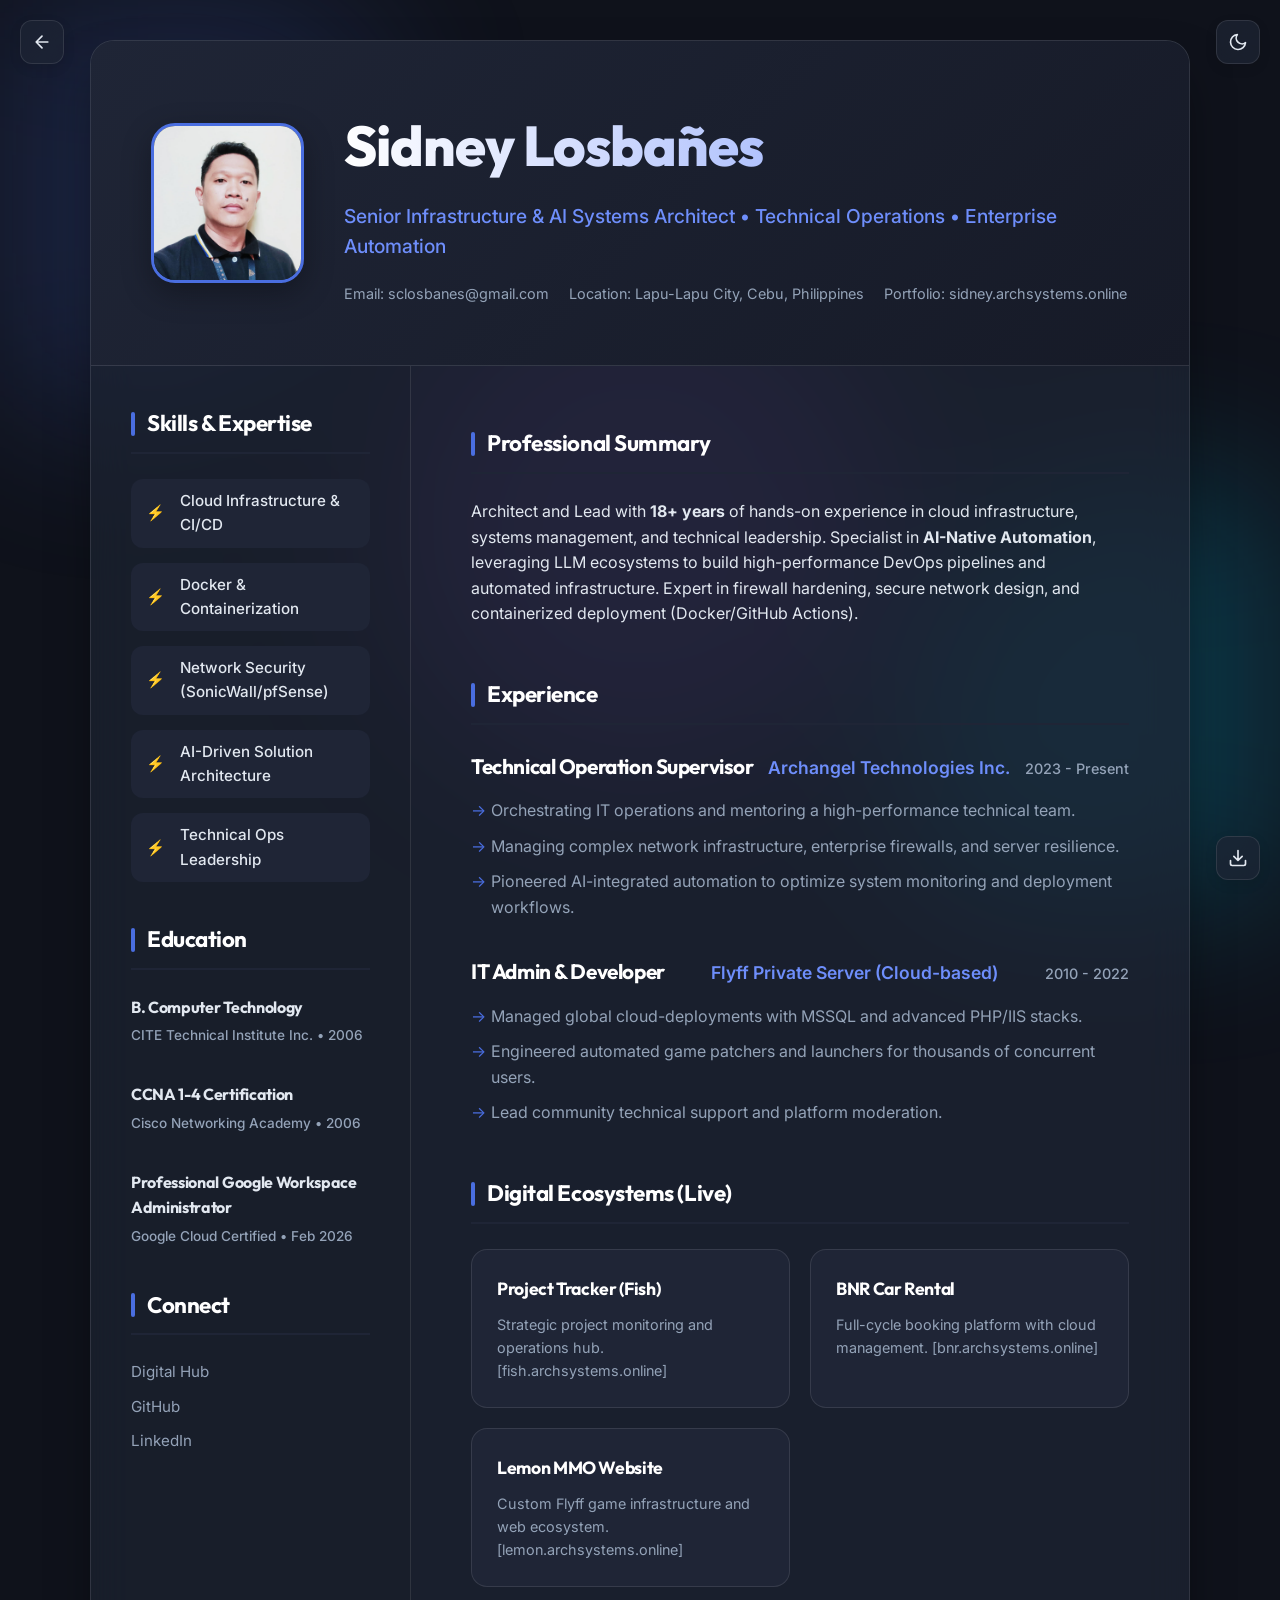
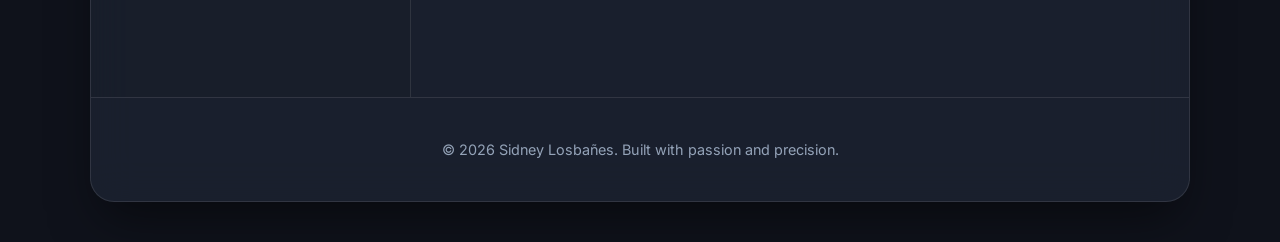
<file: resume.html>
<!DOCTYPE html>
<html lang="en">
<head>
    <meta charset="UTF-8">
    <meta name="viewport" content="width=device-width, initial-scale=1.0">
    <title>Sidney Losbañes | Senior IT Specialist</title>
    <meta name="description" content="A premium, modern resume template for professionals.">
    <link rel="stylesheet" href="style.css">
    <link rel="preconnect" href="https://fonts.googleapis.com">
    <link rel="preconnect" href="https://fonts.gstatic.com" crossorigin>
    <link href="https://fonts.googleapis.com/css2?family=Inter:wght@300;400;500;600;700&family=Outfit:wght@300;400;500;600;700&display=swap" rel="stylesheet">
</head>
<body>
    <div class="background-blobs">
        <div class="blob blob-1"></div>
        <div class="blob blob-2"></div>
        <div class="blob blob-3"></div>
    </div>

    <button id="theme-toggle" class="theme-toggle" title="Toggle Theme">
        <svg class="sun-icon" viewBox="0 0 24 24" fill="none" stroke="currentColor" stroke-width="2" stroke-linecap="round" stroke-linejoin="round"><circle cx="12" cy="12" r="5"></circle><line x1="12" y1="1" x2="12" y2="3"></line><line x1="12" y1="21" x2="12" y2="23"></line><line x1="4.22" y1="4.22" x2="5.64" y2="5.64"></line><line x1="18.36" y1="18.36" x2="19.78" y2="19.78"></line><line x1="1" y1="12" x2="3" y2="12"></line><line x1="21" y1="12" x2="23" y2="12"></line><line x1="4.22" y1="19.78" x2="5.64" y2="18.36"></line><line x1="18.36" y1="5.64" x2="19.78" y2="4.22"></line></svg>
        <svg class="moon-icon" viewBox="0 0 24 24" fill="none" stroke="currentColor" stroke-width="2" stroke-linecap="round" stroke-linejoin="round"><path d="M21 12.79A9 9 0 1 1 11.21 3 7 7 0 0 0 21 12.79z"></path></svg>
    </button>

    <a href="index.html" class="theme-toggle" style="right: auto; left: 20px; text-decoration: none;" title="Back to Home">
        <svg viewBox="0 0 24 24" fill="none" stroke="currentColor" stroke-width="2" stroke-linecap="round" stroke-linejoin="round" style="width: 20px; height: 20px;"><path d="M19 12H5M12 19l-7-7 7-7"/></svg>
    </a>

    <main class="resume-container">
        <header class="resume-header">
            <div class="profile-section">
                <div class="profile-image-wrapper">
                    <img src="unnamed.jpg" alt="Sidney Losbañes" id="profile-img">
                </div>
                <div class="header-text">
                    <h1 class="name">Sidney Losbañes</h1>
                    <p class="tagline">Senior Infrastructure & AI Systems Architect • Technical Operations • Enterprise Automation</p>
                    <div class="contact-info">
                        <span>Email: sclosbanes@gmail.com</span>
                        <span>Location: Lapu-Lapu City, Cebu, Philippines</span>
                        <span>Portfolio: sidney.archsystems.online</span>
                    </div>
                </div>
            </div>
        </header>

        <section class="resume-grid">
            <aside class="sidebar">
                <div class="sidebar-section">
                    <h2 class="section-title">Skills & Expertise</h2>
                    <ul class="skills-list">
                        <li><span>⚡</span> Cloud Infrastructure & CI/CD</li>
                        <li><span>⚡</span> Docker & Containerization</li>
                        <li><span>⚡</span> Network Security (SonicWall/pfSense)</li>
                        <li><span>⚡</span> AI-Driven Solution Architecture</li>
                        <li><span>⚡</span> Technical Ops Leadership</li>
                    </ul>
                </div>

                <div class="sidebar-section">
                    <h2 class="section-title">Education</h2>
                    <div class="experience-item side">
                        <h3>B. Computer Technology</h3>
                        <p class="date">CITE Technical Institute Inc. • 2006</p>
                    </div>
                    <div class="experience-item side">
                        <h3>CCNA 1-4 Certification</h3>
                        <p class="date">Cisco Networking Academy • 2006</p>
                    </div>
                    <div class="experience-item side">
                        <h3>Professional Google Workspace Administrator</h3>
                        <p class="date">Google Cloud Certified • Feb 2026</p>
                    </div>
                </div>

                <div class="sidebar-section">
                    <h2 class="section-title">Connect</h2>
                    <div class="social-links">
                        <a href="https://sidney.archsystems.online" class="social-link">Digital Hub</a>
                        <a href="https://github.com/sclosbanes" class="social-link">GitHub</a>
                        <a href="#" class="social-link">LinkedIn</a>
                    </div>
                </div>
            </aside>

            <div class="main-content">
                <section class="resume-section">
                    <h2 class="section-title">Professional Summary</h2>
                    <p class="summary-text">
                        Architect and Lead with <strong>18+ years</strong> of hands-on experience in cloud infrastructure, systems management, and technical leadership. Specialist in <strong>AI-Native Automation</strong>, leveraging LLM ecosystems to build high-performance DevOps pipelines and automated infrastructure. Expert in firewall hardening, secure network design, and containerized deployment (Docker/GitHub Actions).
                    </p>
                </section>

                <section class="resume-section">
                    <h2 class="section-title">Experience</h2>
                    <div class="experience-item">
                        <div class="item-header">
                            <h3>Technical Operation Supervisor</h3>
                            <span class="company">Archangel Technologies Inc.</span>
                            <span class="date">2023 - Present</span>
                        </div>
                        <ul class="item-details">
                            <li>Orchestrating IT operations and mentoring a high-performance technical team.</li>
                            <li>Managing complex network infrastructure, enterprise firewalls, and server resilience.</li>
                            <li>Pioneered AI-integrated automation to optimize system monitoring and deployment workflows.</li>
                        </ul>
                    </div>

                    <div class="experience-item">
                        <div class="item-header">
                            <h3>IT Admin & Developer</h3>
                            <span class="company">Flyff Private Server (Cloud-based)</span>
                            <span class="date">2010 - 2022</span>
                        </div>
                        <ul class="item-details">
                            <li>Managed global cloud-deployments with MSSQL and advanced PHP/IIS stacks.</li>
                            <li>Engineered automated game patchers and launchers for thousands of concurrent users.</li>
                            <li>Lead community technical support and platform moderation.</li>
                        </ul>
                    </div>
                </section>

                <section class="resume-section">
                    <h2 class="section-title">Digital Ecosystems (Live)</h2>
                    <div class="projects-grid">
                        <div class="project-card" onclick="window.open('https://fish.archsystems.online', '_blank')" style="cursor: pointer;">
                            <h3>Project Tracker (Fish)</h3>
                            <p>Strategic project monitoring and operations hub. [fish.archsystems.online]</p>
                        </div>
                        <div class="project-card" onclick="window.open('https://bnr.archsystems.online', '_blank')" style="cursor: pointer;">
                            <h3>BNR Car Rental</h3>
                            <p>Full-cycle booking platform with cloud management. [bnr.archsystems.online]</p>
                        </div>
                        <div class="project-card" onclick="window.open('https://lemon.archsystems.online', '_blank')" style="cursor: pointer;">
                            <h3>Lemon MMO Website</h3>
                            <p>Custom Flyff game infrastructure and web ecosystem. [lemon.archsystems.online]</p>
                        </div>
                    </div>
                </section>
            </div>
        </section>

        <footer class="resume-footer">
            <p>&copy; 2026 Sidney Losbañes. Built with passion and precision.</p>
        </footer>
    </main>
    <script>
        const themeToggle = document.getElementById('theme-toggle');
        const body = document.body;

        // Check for saved theme
        const savedTheme = localStorage.getItem('theme');
        if (savedTheme) {
            body.classList.add(savedTheme);
        }

        themeToggle.addEventListener('click', () => {
            body.classList.toggle('light-mode');
            const theme = body.classList.contains('light-mode') ? 'light-mode' : '';
            localStorage.setItem('theme', theme);
        });

        function downloadPDF() {
            window.print();
        }
    </script>
    <a href="executive-resume.html" class="theme-toggle" style="top: auto; bottom: 20px; right: 20px; text-decoration: none; display: flex; align-items: center; justify-content: center;" title="Download Executive CV">
        <svg viewBox="0 0 24 24" fill="none" stroke="currentColor" stroke-width="2" stroke-linecap="round" stroke-linejoin="round" style="width: 20px; height: 20px;"><path d="M21 15v4a2 2 0 0 1-2 2H5a2 2 0 0 1-2-2v-4M7 10l5 5 5-5M12 15V3"/></svg>
    </a>
</body>
</html>
</file>
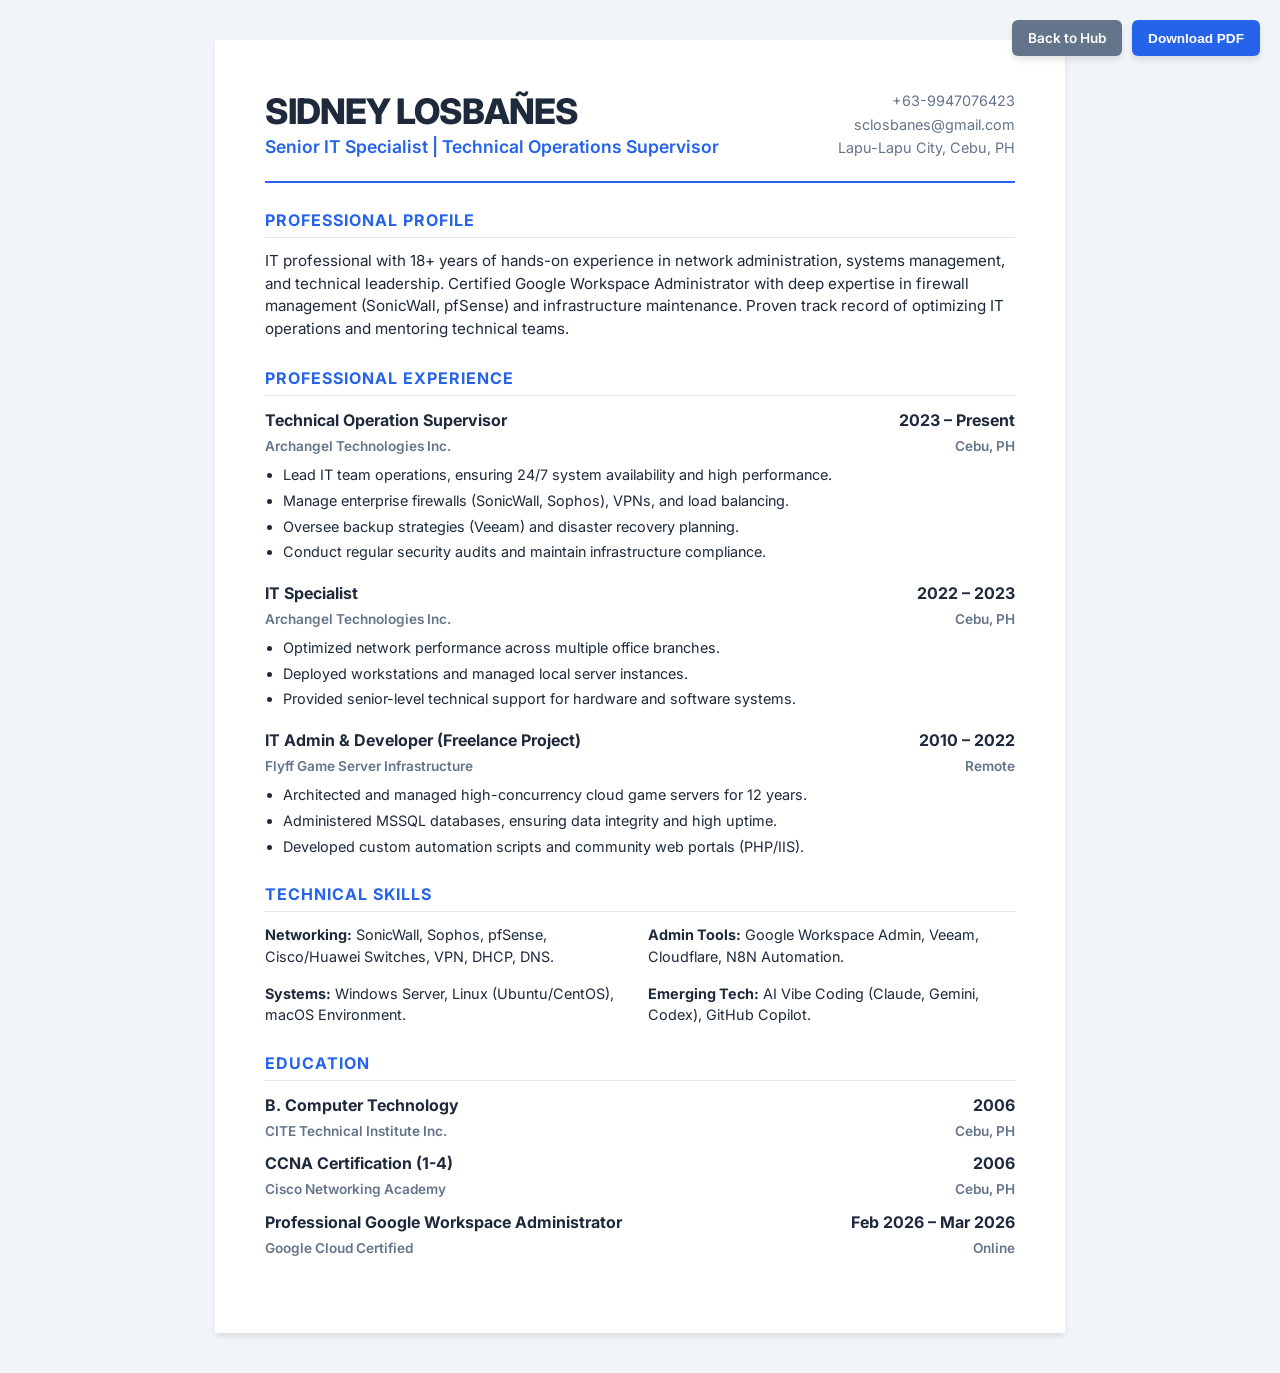
<file: standard-resume.html>
<!DOCTYPE html>
<html lang="en">
<head>
    <meta charset="UTF-8">
    <meta name="viewport" content="width=device-width, initial-scale=1.0">
    <title>Sidney Losbañes | Standard Resume</title>
    <link href="https://fonts.googleapis.com/css2?family=Inter:wght@400;600;700;800&display=swap" rel="stylesheet">
    <style>
        :root {
            --primary: #2563eb;
            --text-dark: #1e293b;
            --text-light: #64748b;
            --border: #e2e8f0;
        }

        * {
            margin: 0;
            padding: 0;
            box-sizing: border-box;
        }

        body {
            font-family: 'Inter', sans-serif;
            line-height: 1.5;
            color: var(--text-dark);
            background: #f1f5f9;
            padding: 40px 20px;
        }

        .resume-page {
            max-width: 850px;
            margin: 0 auto;
            background: white;
            padding: 50px;
            box-shadow: 0 4px 6px -1px rgb(0 0 0 / 0.1);
        }

        header {
            border-bottom: 2px solid var(--primary);
            padding-bottom: 20px;
            margin-bottom: 25px;
            display: flex;
            justify-content: space-between;
            align-items: flex-end;
        }

        .name-title h1 {
            font-size: 2.2rem;
            font-weight: 800;
            color: var(--text-dark);
            text-transform: uppercase;
            letter-spacing: -1px;
            line-height: 1;
        }

        .name-title p {
            font-size: 1.1rem;
            color: var(--primary);
            font-weight: 600;
            margin-top: 5px;
        }

        .contact-info {
            text-align: right;
            font-size: 0.9rem;
            color: var(--text-light);
        }

        .contact-info p { margin-bottom: 2px; }

        section { margin-bottom: 25px; }

        h2 {
            font-size: 1rem;
            font-weight: 700;
            text-transform: uppercase;
            color: var(--primary);
            border-bottom: 1px solid var(--border);
            padding-bottom: 5px;
            margin-bottom: 12px;
            letter-spacing: 1px;
        }

        .summary p {
            font-size: 0.95rem;
            color: var(--text-dark);
        }

        .experience-item { margin-bottom: 18px; }

        .exp-header {
            display: flex;
            justify-content: space-between;
            font-weight: 700;
            font-size: 1rem;
            margin-bottom: 4px;
        }

        .exp-sub {
            display: flex;
            justify-content: space-between;
            color: var(--text-light);
            font-size: 0.85rem;
            font-weight: 600;
            margin-bottom: 8px;
        }

        ul {
            margin-left: 18px;
            font-size: 0.9rem;
            color: var(--text-dark);
        }

        li { margin-bottom: 4px; }

        .skills-grid {
            display: grid;
            grid-template-columns: 1fr 1fr;
            gap: 15px;
        }

        .skill-cat { font-size: 0.9rem; }
        .skill-cat strong { color: var(--text-dark); font-weight: 700; }

        .education-item { margin-bottom: 10px; }

        @media print {
            body { background: white; padding: 0; }
            .resume-page { box-shadow: none; padding: 0; width: 100%; max-width: 100%; }
            .no-print { display: none !important; }
        }

        @media (max-width: 768px) {
            body { padding: 10px; }
            .resume-page { padding: 25px; }
            header { flex-direction: column; align-items: flex-start; gap: 15px; }
            .contact-info { text-align: left; }
            .skills-grid { grid-template-columns: 1fr; }
            .exp-header, .exp-sub { flex-direction: column; }
        }

        /* Buttons toggle */
        .btn-container {
            position: fixed;
            top: 20px;
            right: 20px;
            display: flex;
            gap: 10px;
        }

        .btn {
            padding: 8px 16px;
            background: var(--primary);
            color: white;
            border-radius: 6px;
            text-decoration: none;
            font-size: 0.85rem;
            font-weight: 600;
            cursor: pointer;
            border: none;
            box-shadow: 0 4px 6px rgba(0,0,0,0.1);
        }
        .btn-home { background: #64748b; }
    </style>
</head>
<body>
    <div class="btn-container no-print">
        <a href="index.html" class="btn btn-home">Back to Hub</a>
        <button onclick="window.print()" class="btn">Download PDF</button>
    </div>

    <div class="resume-page">
        <header>
            <div class="name-title">
                <h1>Sidney Losbañes</h1>
                <p>Senior IT Specialist | Technical Operations Supervisor</p>
            </div>
            <div class="contact-info">
                <p>+63-9947076423</p>
                <p>sclosbanes@gmail.com</p>
                <p>Lapu-Lapu City, Cebu, PH</p>
            </div>
        </header>

        <section class="summary">
            <h2>Professional Profile</h2>
            <p>IT professional with 18+ years of hands-on experience in network administration, systems management, and technical leadership. Certified Google Workspace Administrator with deep expertise in firewall management (SonicWall, pfSense) and infrastructure maintenance. Proven track record of optimizing IT operations and mentoring technical teams.</p>
        </section>

        <section class="experience">
            <h2>Professional Experience</h2>
            
            <div class="experience-item">
                <div class="exp-header">
                    <span>Technical Operation Supervisor</span>
                    <span>2023 – Present</span>
                </div>
                <div class="exp-sub">
                    <span>Archangel Technologies Inc.</span>
                    <span>Cebu, PH</span>
                </div>
                <ul>
                    <li>Lead IT team operations, ensuring 24/7 system availability and high performance.</li>
                    <li>Manage enterprise firewalls (SonicWall, Sophos), VPNs, and load balancing.</li>
                    <li>Oversee backup strategies (Veeam) and disaster recovery planning.</li>
                    <li>Conduct regular security audits and maintain infrastructure compliance.</li>
                </ul>
            </div>

            <div class="experience-item">
                <div class="exp-header">
                    <span>IT Specialist</span>
                    <span>2022 – 2023</span>
                </div>
                <div class="exp-sub">
                    <span>Archangel Technologies Inc.</span>
                    <span>Cebu, PH</span>
                </div>
                <ul>
                    <li>Optimized network performance across multiple office branches.</li>
                    <li>Deployed workstations and managed local server instances.</li>
                    <li>Provided senior-level technical support for hardware and software systems.</li>
                </ul>
            </div>

            <div class="experience-item">
                <div class="exp-header">
                    <span>IT Admin & Developer (Freelance Project)</span>
                    <span>2010 – 2022</span>
                </div>
                <div class="exp-sub">
                    <span>Flyff Game Server Infrastructure</span>
                    <span>Remote</span>
                </div>
                <ul>
                    <li>Architected and managed high-concurrency cloud game servers for 12 years.</li>
                    <li>Administered MSSQL databases, ensuring data integrity and high uptime.</li>
                    <li>Developed custom automation scripts and community web portals (PHP/IIS).</li>
                </ul>
            </div>
        </section>

        <section class="skills">
            <h2>Technical Skills</h2>
            <div class="skills-grid">
                <div class="skill-cat">
                    <strong>Networking:</strong> SonicWall, Sophos, pfSense, Cisco/Huawei Switches, VPN, DHCP, DNS.
                </div>
                <div class="skill-cat">
                    <strong>Admin Tools:</strong> Google Workspace Admin, Veeam, Cloudflare, N8N Automation.
                </div>
                <div class="skill-cat">
                    <strong>Systems:</strong> Windows Server, Linux (Ubuntu/CentOS), macOS Environment.
                </div>
                <div class="skill-cat">
                    <strong>Emerging Tech:</strong> AI Vibe Coding (Claude, Gemini, Codex), GitHub Copilot.
                </div>
            </div>
        </section>

        <section class="education">
            <h2>Education</h2>
            <div class="education-item">
                <div class="exp-header">
                    <span>B. Computer Technology</span>
                    <span>2006</span>
                </div>
                <div class="exp-sub">
                    <span>CITE Technical Institute Inc.</span>
                    <span>Cebu, PH</span>
                </div>
            </div>
            <div class="education-item">
                <div class="exp-header">
                    <span>CCNA Certification (1-4)</span>
                    <span>2006</span>
                </div>
                <div class="exp-sub">
                    <span>Cisco Networking Academy</span>
                    <span>Cebu, PH</span>
                </div>
            </div>
            <div class="education-item">
                <div class="exp-header">
                    <span>Professional Google Workspace Administrator</span>
                    <span>Feb 2026 – Mar 2026</span>
                </div>
                <div class="exp-sub">
                    <span>Google Cloud Certified</span>
                    <span>Online</span>
                </div>
            </div>
        </section>
    </div>
</body>
</html>
</file>
<file: style.css>
:root {
    /* Theme: Dark (Default) */
    --primary: #4a6ee0;
    --primary-light: #6e8efb;
    --primary-dark: #3a56ae;
    --accent: #00d2ff;
    --bg-darker: #0f121b;
    --bg-dark: #161a27;
    --bg-light: #1f2536;
    --text-main: #e2e8f0;
    --text-muted: #94a3b8;
    --glass-bg: rgba(31, 37, 54, 0.7);
    --glass-border: rgba(255, 255, 255, 0.1);
    --transition: cubic-bezier(0.4, 0, 0.2, 1);
    --card-bg: var(--bg-light);
    --name-gradient: linear-gradient(to right, #fff, var(--primary-light));
    --title-color: #ffffff;
}

body.light-mode {
    --bg-darker: #f0f4f8;
    --bg-dark: #ffffff;
    --bg-light: #e2e8f0;
    --text-main: #1e293b;
    --text-muted: #64748b;
    --glass-bg: rgba(255, 255, 255, 0.8);
    --glass-border: rgba(0, 0, 0, 0.05);
    --card-bg: #ffffff;
    --name-gradient: linear-gradient(to right, var(--primary-dark), var(--primary));
    --title-color: #0f172a;
}

* {
    margin: 0;
    padding: 0;
    box-sizing: border-box;
}

body {
    font-family: 'Inter', sans-serif;
    color: var(--text-main);
    background-color: var(--bg-darker);
    line-height: 1.6;
    overflow-x: hidden;
    min-height: 100vh;
}

h1, h2, h3 {
    font-family: 'Outfit', sans-serif;
    letter-spacing: -0.02em;
}

/* Background Effects */
.background-blobs {
    position: fixed;
    top: 0;
    left: 0;
    width: 100%;
    height: 100%;
    z-index: -1;
    overflow: hidden;
    filter: blur(80px);
}

.blob {
    position: absolute;
    width: 40vw;
    height: 40vw;
    border-radius: 50%;
    opacity: 0.2;
    animation: blob-float 20s infinite alternate linear;
}

.blob-1 {
    background: var(--primary);
    top: -10%;
    left: -10%;
    animation-delay: -2s;
}

.blob-2 {
    background: var(--accent);
    bottom: -10%;
    right: -10%;
}

.blob-3 {
    background: #a855f7;
    top: 30%;
    right: 30%;
    animation-delay: -5s;
}

@keyframes blob-float {
    from { transform: translate(0, 0) scale(1); }
    to { transform: translate(100px, 100px) scale(1.1); }
}

/* Container */
.resume-container {
    max-width: 1100px;
    margin: 40px auto;
    background: var(--glass-bg);
    backdrop-filter: blur(20px);
    border: 1px solid var(--glass-border);
    border-radius: 24px;
    overflow: hidden;
    box-shadow: 0 25px 50px -12px rgba(0, 0, 0, 0.5);
    animation: slide-up 1s var(--transition);
}

@keyframes slide-up {
    from { opacity: 0; transform: translateY(30px); }
    to { opacity: 1; transform: translateY(0); }
}

/* Header */
.resume-header {
    background: linear-gradient(135deg, var(--bg-light), var(--bg-dark));
    padding: 60px;
    border-bottom: 1px solid var(--glass-border);
}

.profile-section {
    display: flex;
    align-items: center;
    gap: 40px;
}

.profile-image-wrapper {
    position: relative;
    width: 160px;
    height: 160px;
    border-radius: 24px;
    overflow: hidden;
    box-shadow: 0 10px 30px rgba(0, 0, 0, 0.3);
    border: 3px solid var(--primary);
}

.profile-image-wrapper img {
    width: 100%;
    height: 100%;
    object-fit: cover;
    transition: transform 0.5s var(--transition);
}

.profile-image-wrapper:hover img {
    transform: scale(1.1);
}

.name {
    font-size: 3.5rem;
    font-weight: 800;
    background: var(--primary-light);
    background: var(--name-gradient);
    -webkit-background-clip: text;
    background-clip: text;
    -webkit-text-fill-color: transparent;
    margin-bottom: 10px;
}

.tagline {
    font-size: 1.2rem;
    color: var(--primary-light);
    font-weight: 500;
    margin-bottom: 20px;
}

.contact-info {
    display: flex;
    gap: 20px;
    font-size: 0.9rem;
    color: var(--text-muted);
}

/* Layout Grid */
.resume-grid {
    display: grid;
    grid-template-columns: 320px 1fr;
    min-height: 800px;
}

.sidebar {
    background: rgba(0, 0, 0, 0.2);
    padding: 40px;
    border-right: 1px solid var(--glass-border);
}

.main-content {
    padding: 60px;
}

/* Sections */
.resume-section {
    margin-bottom: 50px;
}

.section-title {
    font-size: 1.4rem;
    font-weight: 700;
    margin-bottom: 25px;
    padding-bottom: 10px;
    border-bottom: 2px solid var(--bg-light);
    color: #fff;
    display: flex;
    align-items: center;
    gap: 12px;
}

.section-title::before {
    content: '';
    width: 4px;
    height: 24px;
    background: var(--primary);
    border-radius: 4px;
}

.sidebar-section {
    margin-bottom: 40px;
}

/* Sidebar Lists */
.skills-list {
    list-style: none;
}

.skills-list li {
    display: flex;
    align-items: center;
    gap: 15px;
    margin-bottom: 15px;
    padding: 10px 15px;
    background: var(--bg-light);
    border-radius: 12px;
    font-size: 0.95rem;
    font-weight: 500;
    transition: transform 0.3s var(--transition);
}

.skills-list li:hover {
    transform: translateX(10px);
    background: var(--primary);
}

/* Experience Items */
.experience-item {
    margin-bottom: 35px;
    position: relative;
}

.experience-item.side h3 {
    font-size: 1rem;
    margin-bottom: 5px;
}

.experience-item.side .date {
    font-size: 0.85rem;
    color: var(--text-muted);
}

.item-header {
    display: flex;
    justify-content: space-between;
    align-items: baseline;
    margin-bottom: 15px;
    flex-wrap: wrap;
    gap: 10px;
}

.item-header h3 {
    font-size: 1.3rem;
    color: #fff;
}

.company {
    color: var(--primary-light);
    font-weight: 600;
    font-size: 1.1rem;
}

.date {
    color: var(--text-muted);
    font-size: 0.9rem;
    font-weight: 500;
}

.item-details {
    list-style: none;
    padding-left: 20px;
}

.item-details li {
    position: relative;
    margin-bottom: 10px;
    color: var(--text-muted);
}

.item-details li::before {
    content: '→';
    position: absolute;
    left: -20px;
    color: var(--primary);
}

/* Projects Grid */
.projects-grid {
    display: grid;
    grid-template-columns: 1fr 1fr;
    gap: 20px;
}

.project-card {
    background: var(--bg-light);
    padding: 25px;
    border-radius: 16px;
    border: 1px solid var(--glass-border);
    transition: all 0.3s var(--transition);
}

.project-card:hover {
    transform: translateY(-5px);
    border-color: var(--primary);
    box-shadow: 0 10px 20px rgba(0, 0, 0, 0.2);
}

.project-card h3 {
    font-size: 1.1rem;
    margin-bottom: 10px;
    color: #fff;
}

.project-card p {
    font-size: 0.9rem;
    color: var(--text-muted);
}

/* Social Links */
.social-links {
    display: flex;
    flex-direction: column;
    gap: 10px;
}

.social-link {
    color: var(--text-muted);
    text-decoration: none;
    font-size: 0.95rem;
    transition: color 0.3s ease;
}

.social-link:hover {
    color: var(--primary-light);
}

/* Footer */
.resume-footer {
    padding: 40px;
    text-align: center;
    border-top: 1px solid var(--glass-border);
    color: var(--text-muted);
    font-size: 0.9rem;
}

/* Theme Toggle Button */
.theme-toggle {
    position: fixed;
    top: 20px;
    right: 20px;
    z-index: 1000;
    background: var(--glass-bg);
    border: 1px solid var(--glass-border);
    backdrop-filter: blur(10px);
    width: 44px;
    height: 44px;
    border-radius: 12px;
    cursor: pointer;
    display: flex;
    align-items: center;
    justify-content: center;
    color: var(--text-main);
    transition: all 0.3s var(--transition);
    box-shadow: 0 4px 12px rgba(0, 0, 0, 0.1);
}

.theme-toggle:hover {
    transform: translateY(-2px);
    background: var(--primary);
    color: #fff;
    border-color: var(--primary);
}

.theme-toggle svg {
    width: 20px;
    height: 20px;
}

.sun-icon { display: none; }
.moon-icon { display: block; }

.light-mode .sun-icon { display: block; }
.light-mode .moon-icon { display: none; }

/* Updates for consistency */
.name {
    background: var(--name-gradient);
    -webkit-background-clip: text;
    background-clip: text;
    -webkit-text-fill-color: transparent;
}

.section-title {
    color: var(--title-color);
}

.project-card h3, .item-header h3 {
    color: var(--title-color);
}

.project-card {
    background: var(--card-bg);
}

.skills-list li {
    background: var(--card-bg);
    color: var(--text-main);
}

.sidebar {
    background: rgba(0, 0, 0, 0.05);
}

.light-mode .sidebar {
    background: rgba(0, 0, 0, 0.02);
}

.light-mode .profile-image-wrapper {
    box-shadow: 0 10px 30px rgba(0, 0, 0, 0.1);
}

.light-mode .resume-container {
    box-shadow: 0 25px 50px -12px rgba(0, 0, 0, 0.1);
}

/* Responsive */
@media (max-width: 900px) {
    .resume-grid {
        grid-template-columns: 1fr;
    }
    
    .sidebar {
        border-right: none;
        border-bottom: 1px solid var(--glass-border);
        padding: 40px 30px;
    }
    
    .profile-section {
        flex-direction: column;
        text-align: center;
    }
    
    .contact-info {
        justify-content: center;
        flex-wrap: wrap;
    }

    .resume-header {
        padding: 40px 30px;
    }

    .main-content {
        padding: 40px 30px;
    }
}

@media (max-width: 600px) {
    .resume-container {
        margin: 20px 10px;
        border-radius: 16px;
    }
    
    .resume-header {
        padding: 30px 20px;
    }
    
    .sidebar {
        padding: 30px 20px;
    }
    
    .main-content {
        padding: 30px 20px;
    }

    .name {
        font-size: 2.5rem;
    }
    
    .projects-grid {
        grid-template-columns: 1fr;
    }
}

/* Print Styles */
@media print {
    .theme-toggle, .background-blobs {
        display: none !important;
    }
    body {
        background: white !important;
        color: black !important;
    }
    .resume-container {
        box-shadow: none !important;
        border: none !important;
        margin: 0 !important;
        padding: 0 !important;
        width: 100% !important;
        background: white !important;
    }
    .name {
        background: none !important;
        -webkit-text-fill-color: black !important;
        color: black !important;
    }
    .resume-grid {
        display: block !important;
    }
    .sidebar {
        border: none !important;
        width: 100% !important;
        margin-bottom: 20px !important;
    }
}
</file>
